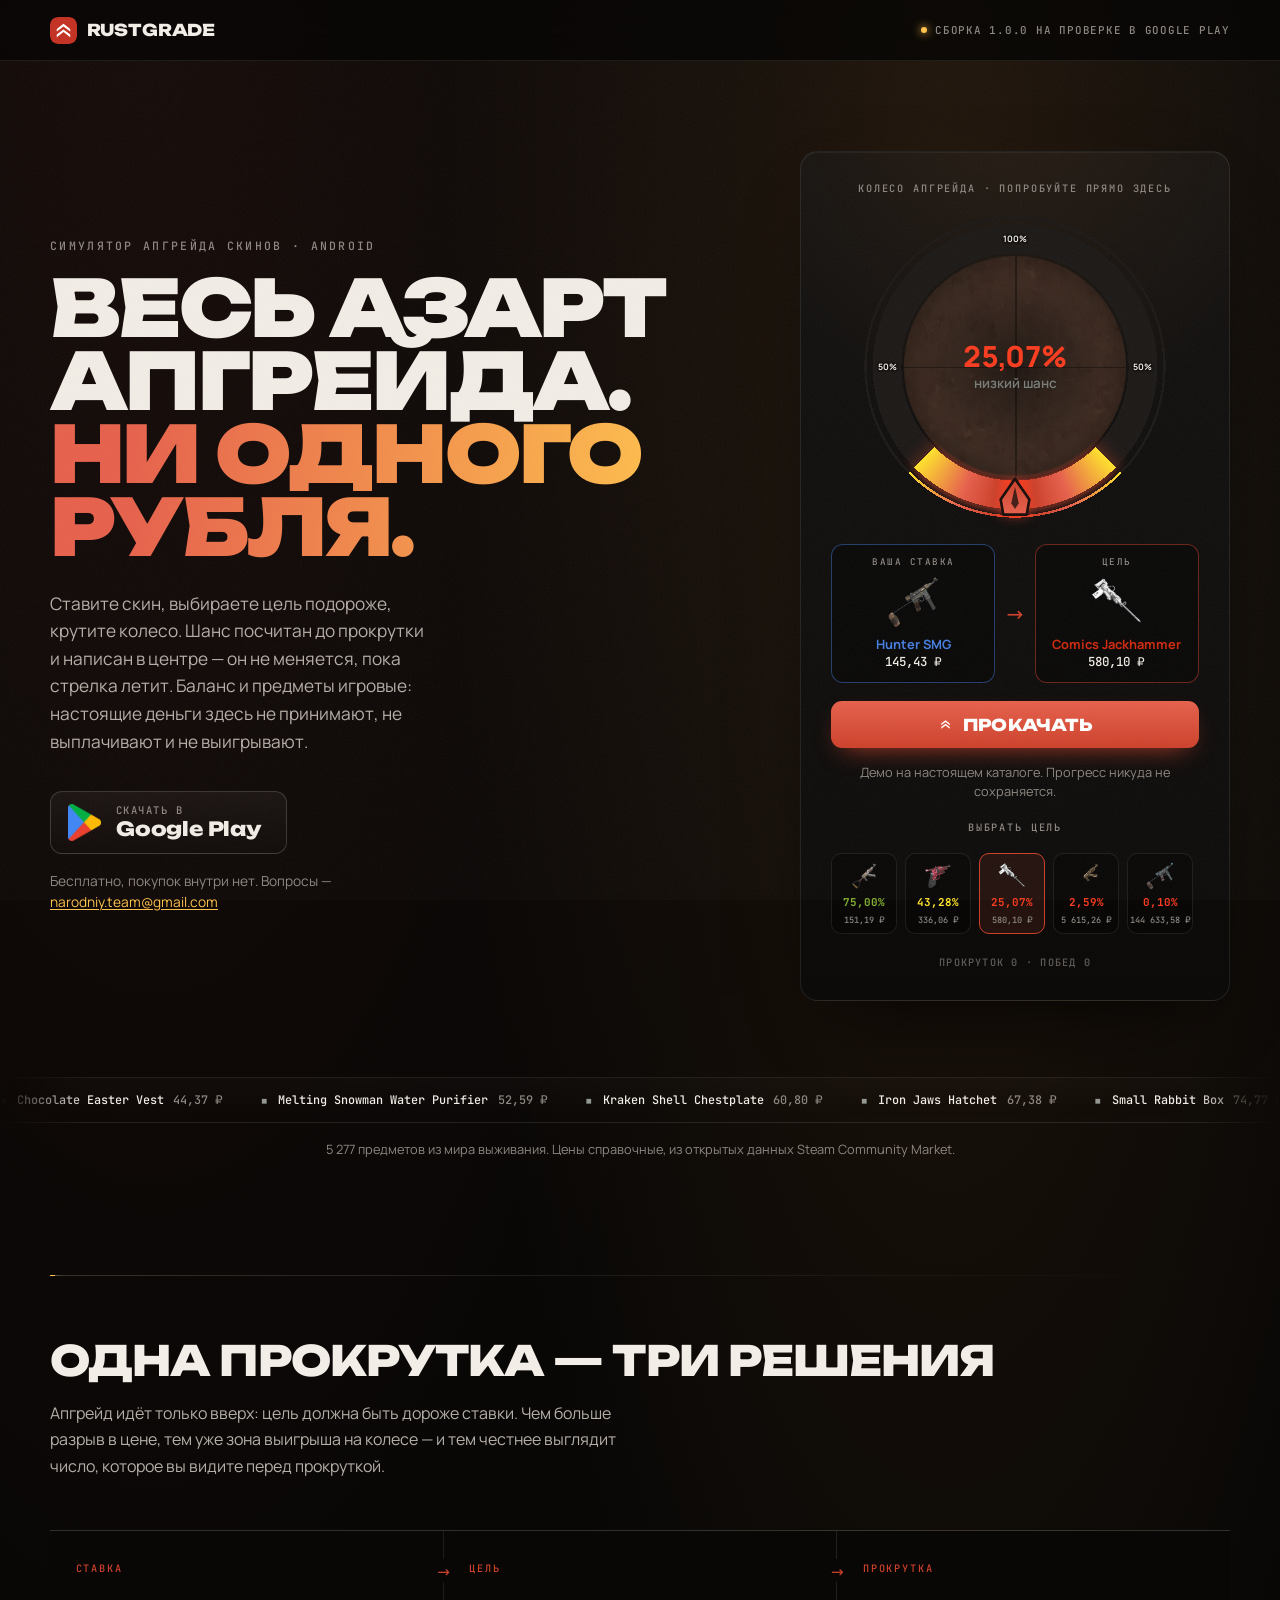
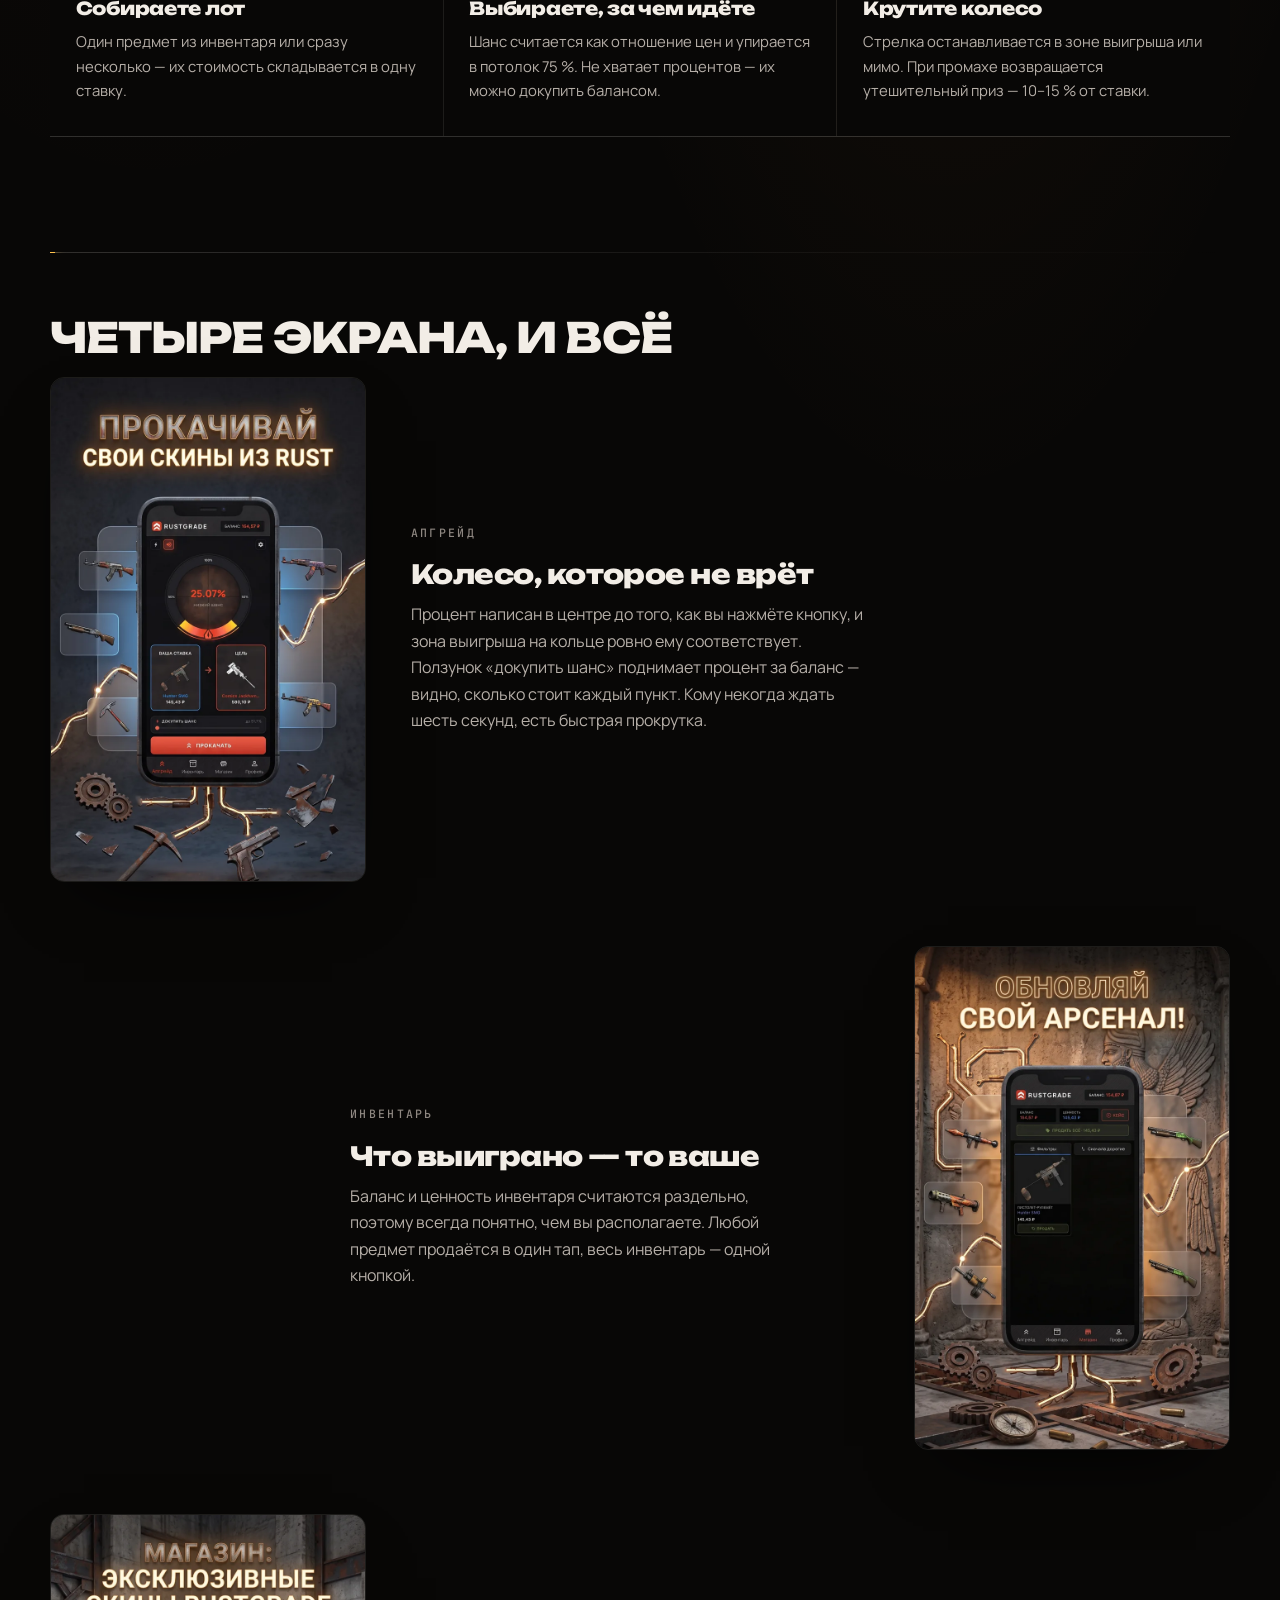
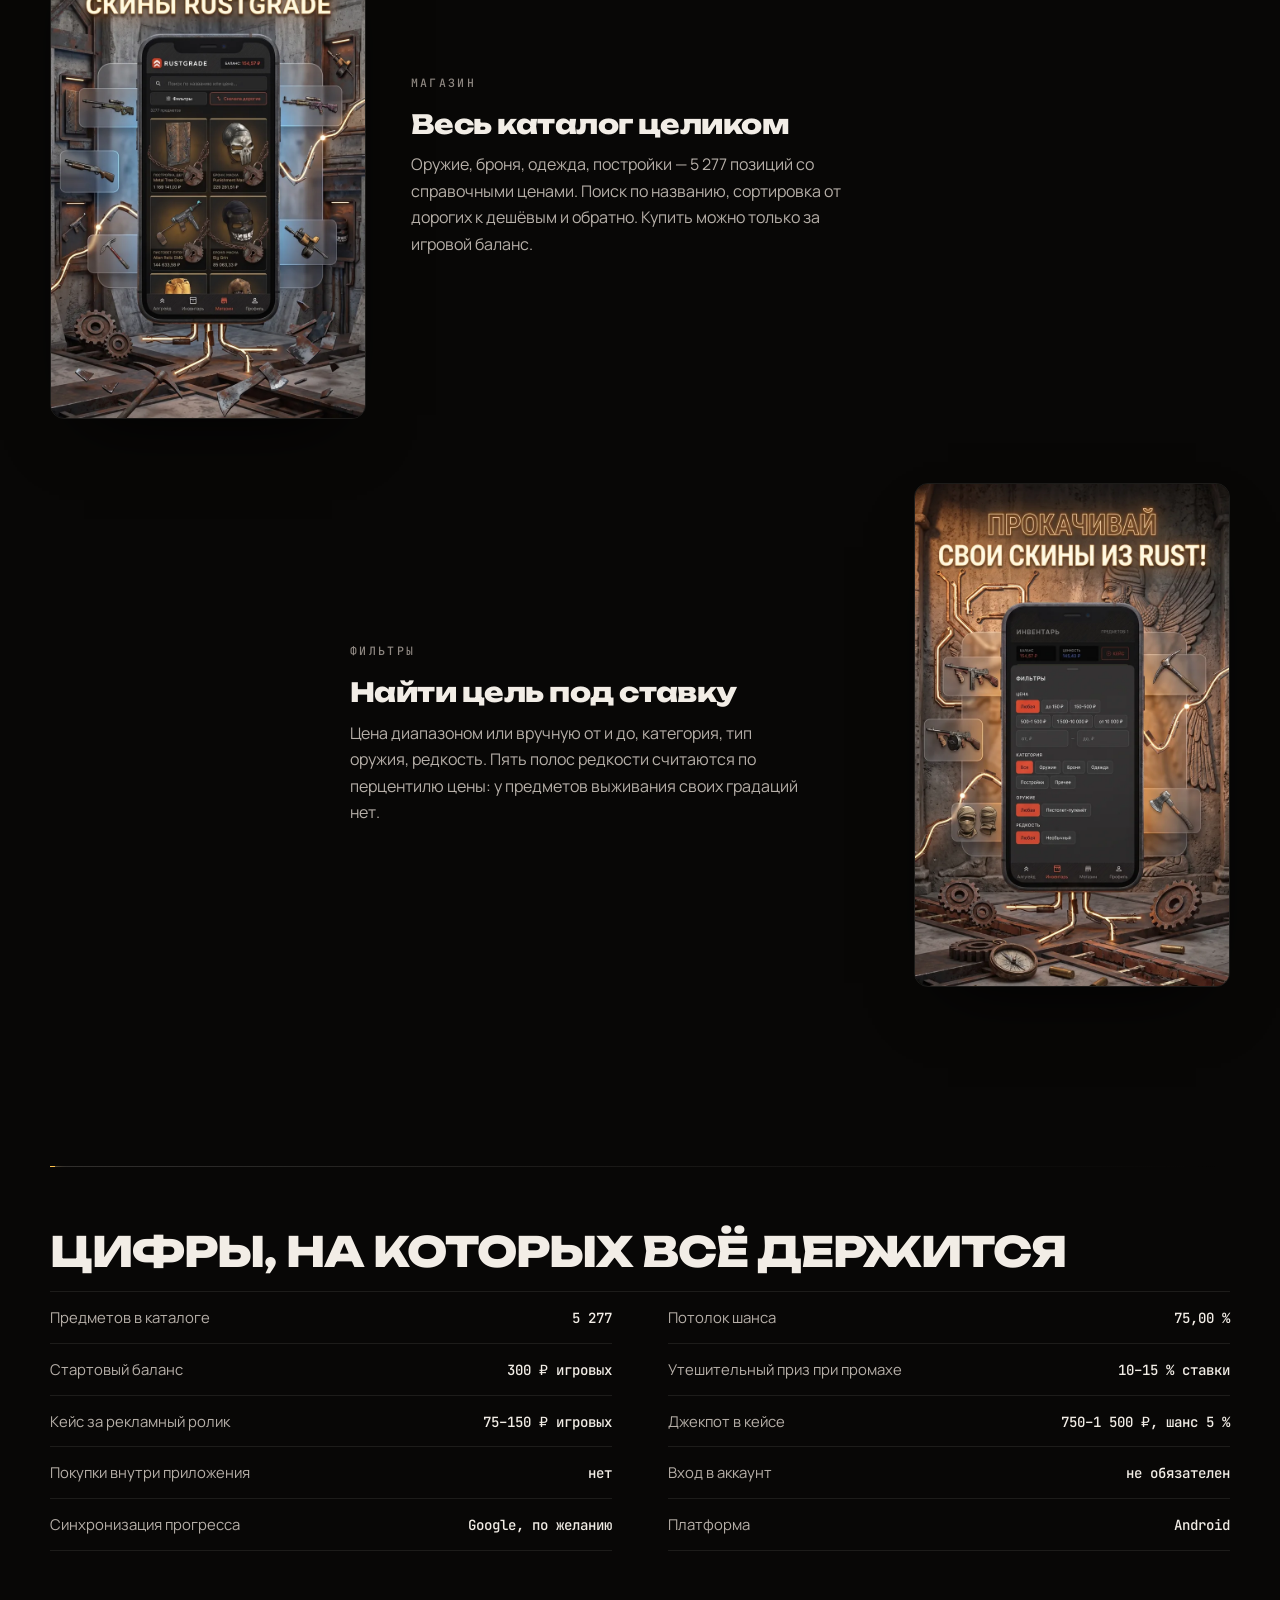
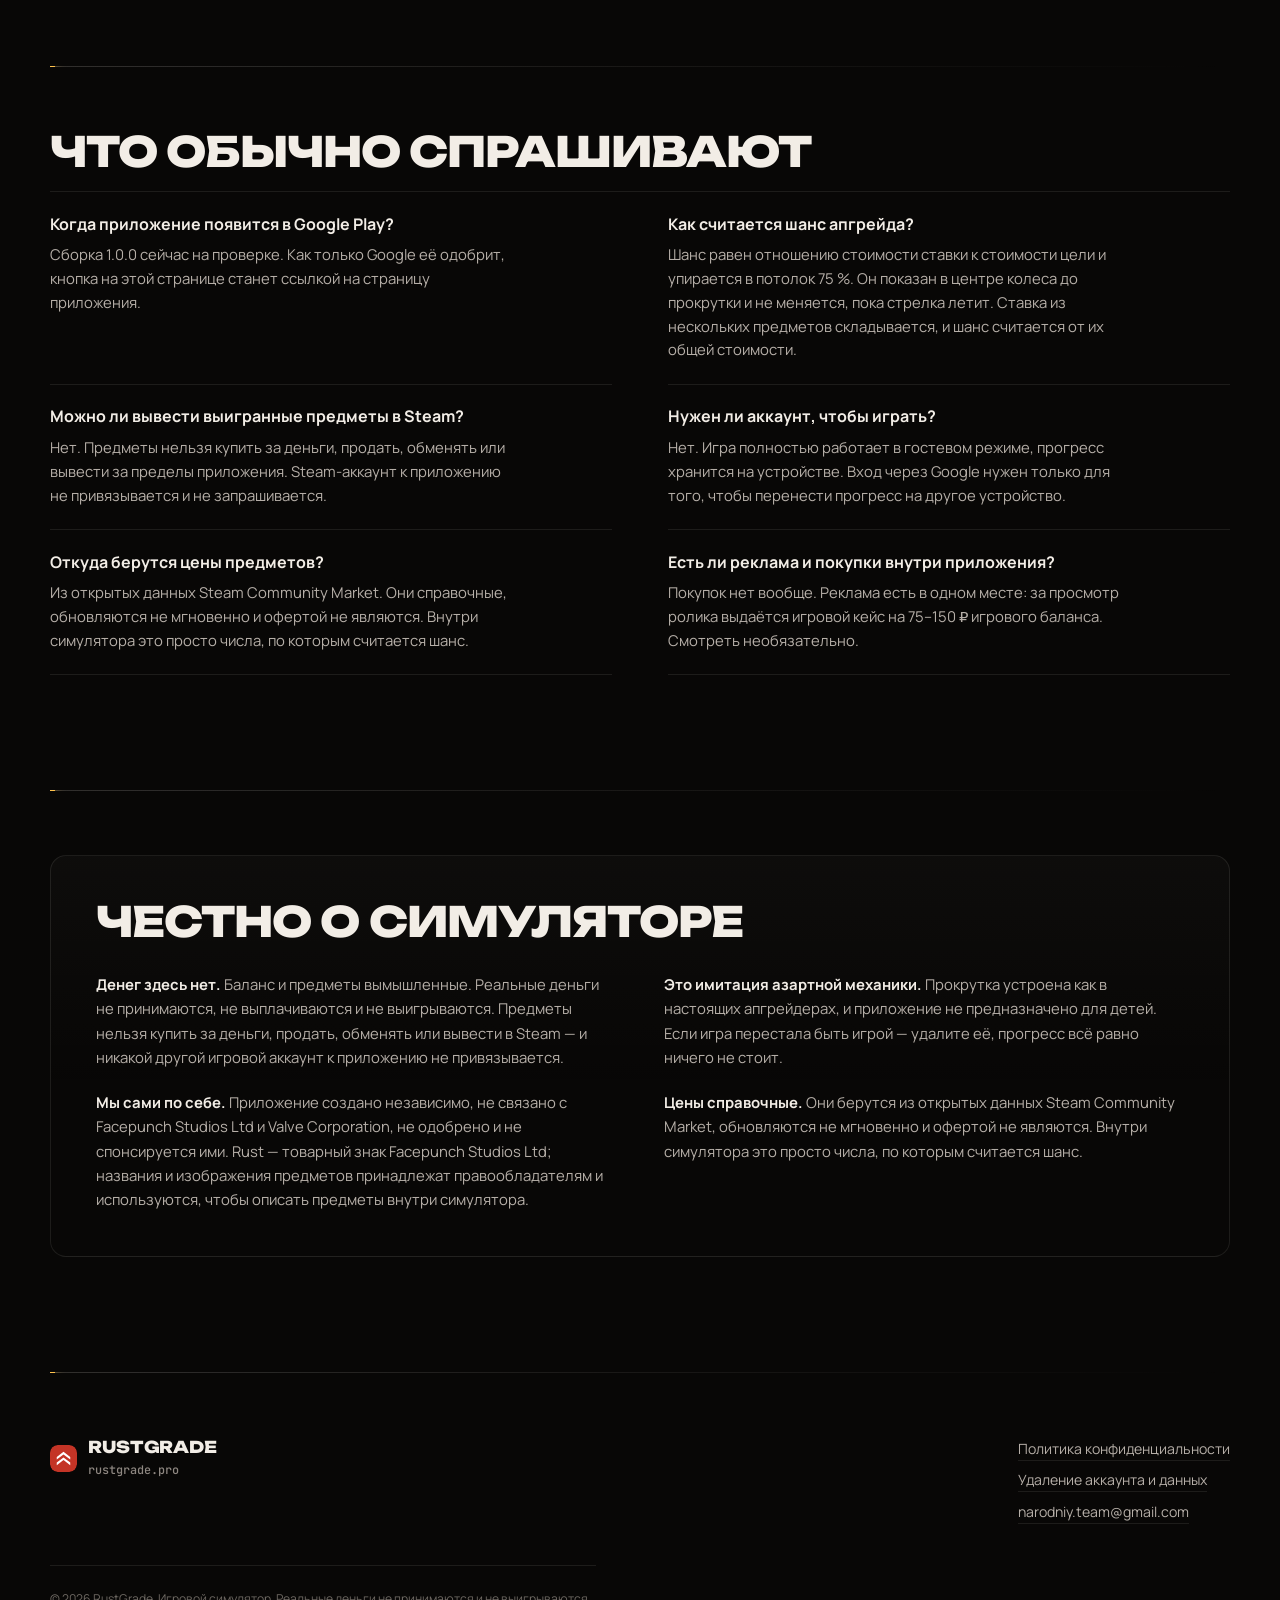
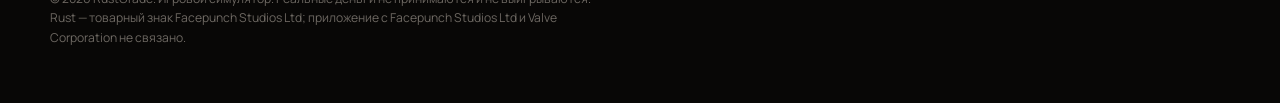
<file: index.html>
<!DOCTYPE html>
<html lang="ru">
<head>
<meta charset="utf-8">
<meta name="viewport" content="width=device-width, initial-scale=1">
<title>RustGrade — симулятор апгрейда скинов</title>
<meta name="description" content="Ставите скин, выбираете цель, крутите колесо. Шанс виден до прокрутки. Баланс и предметы игровые: реальные деньги не принимаются и не выигрываются. Бесплатно в Google Play.">
<meta name="theme-color" content="#080706">
<link rel="canonical" href="https://rustgrade.pro/">

<meta property="og:type" content="website">
<meta property="og:site_name" content="RustGrade">
<meta property="og:title" content="RustGrade — весь азарт апгрейда. Ни одного рубля.">
<meta property="og:description" content="Симулятор апгрейда скинов: 5 277 предметов, честный шанс на колесе, никаких реальных денег. Бесплатно в Google Play.">
<meta property="og:url" content="https://rustgrade.pro/">
<meta property="og:image" content="https://rustgrade.pro/assets/og.jpg">
<meta property="og:image:width" content="1200">
<meta property="og:image:height" content="630">
<meta property="og:locale" content="ru_RU">
<meta name="twitter:card" content="summary_large_image">

<link rel="icon" href="assets/logo.svg" type="image/svg+xml">
<link rel="icon" href="assets/favicon-32.png" sizes="32x32">
<link rel="apple-touch-icon" href="assets/apple-touch-icon.png">

<link rel="preload" as="font" type="font/woff2" href="assets/fonts/Unbounded-cyrillic.woff2" crossorigin>
<link rel="preload" as="font" type="font/woff2" href="assets/fonts/Manrope-cyrillic.woff2" crossorigin>
<link rel="stylesheet" href="assets/fonts.css">
<link rel="stylesheet" href="assets/site.css">

<script type="application/ld+json">
{
  "@context": "https://schema.org",
  "@graph": [
    {
      "@type": "WebSite",
      "@id": "https://rustgrade.pro/#website",
      "url": "https://rustgrade.pro/",
      "name": "RustGrade",
      "inLanguage": "ru-RU",
      "description": "Игровой симулятор апгрейда скинов для Android."
    },
    {
      "@type": "MobileApplication",
      "@id": "https://rustgrade.pro/#app",
      "name": "RustGrade",
      "url": "https://rustgrade.pro/",
      "applicationCategory": "GameApplication",
      "applicationSubCategory": "Симулятор",
      "operatingSystem": "Android",
      "inLanguage": "ru-RU",
      "softwareVersion": "1.0.0",
      "image": "https://rustgrade.pro/assets/og.jpg",
      "description": "Симулятор апгрейда скинов: ставите предмет, выбираете цель подороже и крутите колесо. Шанс виден до прокрутки. Баланс и предметы игровые, реальные деньги не принимаются и не выигрываются.",
      "offers": { "@type": "Offer", "price": "0", "priceCurrency": "RUB" },
      "author": { "@type": "Organization", "name": "RustGrade", "email": "narodniy.team@gmail.com" },
      "privacyPolicy": "https://rustgrade.pro/privacy/"
    },
    {
      "@type": "FAQPage",
      "@id": "https://rustgrade.pro/#faq",
      "mainEntity": [
        {
          "@type": "Question",
          "name": "Когда приложение появится в Google Play?",
          "acceptedAnswer": { "@type": "Answer", "text": "Сборка 1.0.0 сейчас на проверке. Как только Google её одобрит, кнопка на этой странице станет ссылкой на страницу приложения." }
        },
        {
          "@type": "Question",
          "name": "Как считается шанс апгрейда?",
          "acceptedAnswer": { "@type": "Answer", "text": "Шанс равен отношению стоимости ставки к стоимости цели и упирается в потолок 75 процентов. Он показан в центре колеса до прокрутки и не меняется, пока стрелка летит. Ставка из нескольких предметов складывается, и шанс считается от их общей стоимости." }
        },
        {
          "@type": "Question",
          "name": "Можно ли вывести выигранные предметы в Steam?",
          "acceptedAnswer": { "@type": "Answer", "text": "Нет. Предметы нельзя купить за деньги, продать, обменять или вывести за пределы приложения. Steam-аккаунт к приложению не привязывается и не запрашивается." }
        },
        {
          "@type": "Question",
          "name": "Нужен ли аккаунт, чтобы играть?",
          "acceptedAnswer": { "@type": "Answer", "text": "Нет. Игра полностью работает в гостевом режиме, прогресс хранится на устройстве. Вход через Google нужен только для того, чтобы перенести прогресс на другое устройство." }
        },
        {
          "@type": "Question",
          "name": "Откуда берутся цены предметов?",
          "acceptedAnswer": { "@type": "Answer", "text": "Из открытых данных Steam Community Market. Они справочные, обновляются не мгновенно и офертой не являются. Внутри симулятора это просто числа, по которым считается шанс." }
        },
        {
          "@type": "Question",
          "name": "Есть ли реклама и покупки внутри приложения?",
          "acceptedAnswer": { "@type": "Answer", "text": "Покупок нет вообще. Реклама есть в одном месте: за просмотр ролика выдаётся игровой кейс на 75–150 рублей игрового баланса. Смотреть необязательно." }
        }
      ]
    }
  ]
}
</script>
</head>
<body>

<a class="skip" href="#main">Перейти к содержанию</a>

<header class="topbar">
  <div class="topbar__in">
    <a class="brand" href="/" aria-label="RustGrade, на главную">
      <svg class="brand__mark" viewBox="0 0 512 512" aria-hidden="true" focusable="false">
        <rect width="512" height="512" rx="140" fill="#C43426"/>
        <path d="M 256 130 L 384 226 L 384 277 L 256 181 L 128 277 L 128 226 Z" fill="#fff"/>
        <path d="M 256 235 L 384 331 L 384 382 L 256 286 L 128 382 L 128 331 Z" fill="#fff"/>
      </svg>
      <span class="brand__name">RustGrade</span>
    </a>
    <p class="topbar__status"><span class="dot" aria-hidden="true"></span>Сборка 1.0.0 на проверке в Google&nbsp;Play</p>
  </div>
</header>

<main id="main">

  <!-- ───────────────────────── HERO ───────────────────────── -->
  <section class="hero">
    <div class="hero__copy">
      <p class="eyebrow">Симулятор апгрейда скинов · Android</p>
      <h1 class="hero__title">
        <span>Весь азарт</span>
        <span>апгрейда.</span>
        <span class="hero__title-alt">Ни одного</span>
        <span class="hero__title-alt">рубля.</span>
      </h1>
      <p class="lede">
        Ставите скин, выбираете цель подороже, крутите колесо. Шанс посчитан
        до прокрутки и написан в центре — он не меняется, пока стрелка летит.
        Баланс и предметы игровые: настоящие деньги здесь не принимают,
        не выплачивают и не выигрывают.
      </p>

      <div class="cta">
        <a class="play" href="https://play.google.com/store/apps/details?id=com.rustgrade.rustgrade" aria-labelledby="play-t">
          <img class="play__icon" src="assets/google-play.webp" alt="" width="143" height="160" loading="eager" decoding="async">
          <span class="play__text">
            <span class="play__small">Скачать в</span>
            <span class="play__big" id="play-t">Google Play</span>
          </span>
        </a>
        <p class="cta__note">
          Бесплатно, покупок внутри нет.
          Вопросы — <a href="mailto:narodniy.team@gmail.com">narodniy.team@gmail.com</a>
        </p>
      </div>
    </div>

    <!-- ── СИГНАТУРА: живое колесо апгрейда ── -->
    <div class="rig" id="rig">
      <p class="rig__label">Колесо апгрейда · попробуйте прямо здесь</p>

      <div class="wheel" id="wheel" role="img" aria-labelledby="wheel-alt">
        <div class="wheel__disc"><i class="cross cross--h"></i><i class="cross cross--v"></i></div>
        <div class="wheel__track"></div>
        <div class="wheel__track wheel__track--thin"></div>
        <div class="wheel__glow"></div>
        <div class="wheel__arc"></div>
        <div class="wheel__arc wheel__arc--thin"></div>
        <div class="wheel__pin" id="pin">
          <svg viewBox="0 0 256 256" aria-hidden="true" focusable="false">
            <defs>
              <linearGradient id="pinG" x1="0" y1="251.5" x2="0" y2="221.5" gradientUnits="userSpaceOnUse">
                <stop offset="0" stop-color="#e7614c"/><stop offset="1" stop-color="#cd412b"/>
              </linearGradient>
            </defs>
            <g class="pin__shield">
              <path fill="url(#pinG)" d="M118.2 251.5 L137.8 251.5 L140 238.9 L128 221.5 L116 238.9 Z"/>
              <path class="pin__slot" d="M128 228.1 L131.1 241.9 L128 246.7 L124.9 241.9 Z"/>
            </g>
          </svg>
        </div>
        <span class="tick tick--top">100%</span>
        <span class="tick tick--left">50%</span>
        <span class="tick tick--right">50%</span>
        <p class="wheel__read">
          <output class="wheel__pct" id="pct">25,07%</output>
          <span class="wheel__cat" id="cat">низкий шанс</span>
        </p>
        <span class="vh" id="wheel-alt">Колесо апгрейда, шанс 25,07 процента</span>
      </div>

      <div class="slots">
        <div class="slot slot--src">
          <p class="slot__cap">Ваша ставка</p>
          <img src="assets/items/hunter-smg.webp" alt="Hunter SMG" width="300" height="225" loading="lazy" decoding="async">
          <p class="slot__name" style="color:#467edf">Hunter SMG</p>
          <p class="slot__price">145,43 ₽</p>
        </div>
        <span class="slots__arrow" aria-hidden="true">→</span>
        <div class="slot slot--dst">
          <p class="slot__cap">Цель</p>
          <img src="assets/items/comics-jackhammer.webp" alt="" id="dst-img" width="300" height="225" loading="lazy" decoding="async">
          <p class="slot__name" id="dst-name">Comics Jackhammer</p>
          <p class="slot__price" id="dst-price">580,10 ₽</p>
        </div>
      </div>

      <button class="spin" id="spin" type="button">
        <svg class="spin__mark" viewBox="0 0 512 512" aria-hidden="true" focusable="false">
          <path d="M 256 130 L 384 226 L 384 277 L 256 181 L 128 277 L 128 226 Z"/>
          <path d="M 256 235 L 384 331 L 384 382 L 256 286 L 128 382 L 128 331 Z"/>
        </svg>
        Прокачать
      </button>

      <p class="rig__hint" id="verdict" role="status">Демо на настоящем каталоге. Прогресс никуда не сохраняется.</p>

      <fieldset class="targets">
        <legend class="rig__label">Выбрать цель</legend>
        <div class="targets__row" id="targets"></div>
      </fieldset>

      <p class="rig__tally" id="tally">прокруток 0 · побед 0</p>
    </div>
  </section>

  <!-- ───────────────────────── ЛЕНТА КАТАЛОГА ───────────────────────── -->
  <div class="tape" aria-hidden="true">
    <div class="tape__run" id="tape"></div>
  </div>
  <p class="tape__cap">5 277 предметов из мира выживания. Цены справочные, из открытых данных Steam&nbsp;Community&nbsp;Market.</p>

  <!-- ───────────────────────── ТРИ ШАГА ───────────────────────── -->
  <section class="band" id="how">
    <hr class="rule">
    <h2 class="h2">Одна прокрутка — три решения</h2>
    <p class="band__lede">
      Апгрейд идёт только вверх: цель должна быть дороже ставки. Чем больше
      разрыв в цене, тем уже зона выигрыша на колесе — и тем честнее выглядит
      число, которое вы видите перед прокруткой.
    </p>
    <ol class="flow">
      <li class="flow__step">
        <p class="flow__cap">Ставка</p>
        <h3 class="flow__h">Собираете лот</h3>
        <p>Один предмет из инвентаря или сразу несколько — их стоимость
           складывается в одну ставку.</p>
      </li>
      <li class="flow__step">
        <p class="flow__cap">Цель</p>
        <h3 class="flow__h">Выбираете, за чем идёте</h3>
        <p>Шанс считается как отношение цен и упирается в потолок 75 %.
           Не хватает процентов — их можно докупить балансом.</p>
      </li>
      <li class="flow__step">
        <p class="flow__cap">Прокрутка</p>
        <h3 class="flow__h">Крутите колесо</h3>
        <p>Стрелка останавливается в зоне выигрыша или мимо. При промахе
           возвращается утешительный приз — 10–15 % от ставки.</p>
      </li>
    </ol>
  </section>

  <!-- ───────────────────────── ЭКРАНЫ ───────────────────────── -->
  <section class="band" id="screens">
    <hr class="rule">
    <h2 class="h2">Четыре экрана, и всё</h2>

    <div class="shot">
      <img src="assets/shots/upgrade.webp" alt="Экран апгрейда: колесо с шансом 25,07 %, карточки ставки и цели, кнопка «Прокачать»" width="760" height="1216" loading="lazy" decoding="async">
      <div class="shot__body">
        <p class="eyebrow">Апгрейд</p>
        <h3 class="shot__h">Колесо, которое не врёт</h3>
        <p>Процент написан в центре до того, как вы нажмёте кнопку, и зона
          выигрыша на кольце ровно ему соответствует. Ползунок «докупить шанс»
          поднимает процент за баланс — видно, сколько стоит каждый пункт.
          Кому некогда ждать шесть секунд, есть быстрая прокрутка.</p>
      </div>
    </div>

    <div class="shot shot--flip">
      <img src="assets/shots/arsenal.webp" alt="Экран инвентаря: карточка предмета Hunter SMG с ценой и кнопкой «Продать»" width="760" height="1216" loading="lazy" decoding="async">
      <div class="shot__body">
        <p class="eyebrow">Инвентарь</p>
        <h3 class="shot__h">Что выиграно — то ваше</h3>
        <p>Баланс и ценность инвентаря считаются раздельно, поэтому всегда
          понятно, чем вы располагаете. Любой предмет продаётся в один тап,
          весь инвентарь — одной кнопкой.</p>
      </div>
    </div>

    <div class="shot">
      <img src="assets/shots/store.webp" alt="Экран магазина: сетка предметов с ценами, поиск и сортировка" width="760" height="1216" loading="lazy" decoding="async">
      <div class="shot__body">
        <p class="eyebrow">Магазин</p>
        <h3 class="shot__h">Весь каталог целиком</h3>
        <p>Оружие, броня, одежда, постройки — 5 277 позиций со справочными
          ценами. Поиск по названию, сортировка от дорогих к дешёвым и обратно.
          Купить можно только за игровой баланс.</p>
      </div>
    </div>

    <div class="shot shot--flip">
      <img src="assets/shots/filters.webp" alt="Экран фильтров: диапазоны цены, категории, тип оружия и редкость" width="760" height="1216" loading="lazy" decoding="async">
      <div class="shot__body">
        <p class="eyebrow">Фильтры</p>
        <h3 class="shot__h">Найти цель под ставку</h3>
        <p>Цена диапазоном или вручную от и до, категория, тип оружия,
          редкость. Пять полос редкости считаются по перцентилю цены:
          у предметов выживания своих градаций нет.</p>
      </div>
    </div>
  </section>

  <!-- ───────────────────────── ХАРАКТЕРИСТИКИ ───────────────────────── -->
  <section class="band" id="spec">
    <hr class="rule">
    <h2 class="h2">Цифры, на которых всё держится</h2>
    <dl class="spec">
      <div><dt>Предметов в каталоге</dt><dd>5 277</dd></div>
      <div><dt>Потолок шанса</dt><dd>75,00 %</dd></div>
      <div><dt>Стартовый баланс</dt><dd>300 ₽ игровых</dd></div>
      <div><dt>Утешительный приз при промахе</dt><dd>10–15 % ставки</dd></div>
      <div><dt>Кейс за рекламный ролик</dt><dd>75–150 ₽ игровых</dd></div>
      <div><dt>Джекпот в кейсе</dt><dd>750–1 500 ₽, шанс 5 %</dd></div>
      <div><dt>Покупки внутри приложения</dt><dd>нет</dd></div>
      <div><dt>Вход в аккаунт</dt><dd>не обязателен</dd></div>
      <div><dt>Синхронизация прогресса</dt><dd>Google, по желанию</dd></div>
      <div><dt>Платформа</dt><dd>Android</dd></div>
    </dl>
  </section>

  <!-- ───────────────────────── ВОПРОСЫ ───────────────────────── -->
  <section class="band" id="faq">
    <hr class="rule">
    <h2 class="h2">Что обычно спрашивают</h2>
    <dl class="faq">
      <div>
        <dt>Когда приложение появится в Google Play?</dt>
        <dd>Сборка 1.0.0 сейчас на проверке. Как только Google её одобрит,
          кнопка на этой странице станет ссылкой на страницу приложения.</dd>
      </div>
      <div>
        <dt>Как считается шанс апгрейда?</dt>
        <dd>Шанс равен отношению стоимости ставки к стоимости цели и упирается
          в потолок 75 %. Он показан в центре колеса до прокрутки и не меняется,
          пока стрелка летит. Ставка из нескольких предметов складывается,
          и шанс считается от их общей стоимости.</dd>
      </div>
      <div>
        <dt>Можно ли вывести выигранные предметы в Steam?</dt>
        <dd>Нет. Предметы нельзя купить за деньги, продать, обменять или вывести
          за пределы приложения. Steam-аккаунт к приложению не привязывается
          и не запрашивается.</dd>
      </div>
      <div>
        <dt>Нужен ли аккаунт, чтобы играть?</dt>
        <dd>Нет. Игра полностью работает в гостевом режиме, прогресс хранится
          на устройстве. Вход через Google нужен только для того, чтобы
          перенести прогресс на другое устройство.</dd>
      </div>
      <div>
        <dt>Откуда берутся цены предметов?</dt>
        <dd>Из открытых данных Steam Community Market. Они справочные,
          обновляются не мгновенно и офертой не являются. Внутри симулятора
          это просто числа, по которым считается шанс.</dd>
      </div>
      <div>
        <dt>Есть ли реклама и покупки внутри приложения?</dt>
        <dd>Покупок нет вообще. Реклама есть в одном месте: за просмотр ролика
          выдаётся игровой кейс на 75–150 ₽ игрового баланса. Смотреть
          необязательно.</dd>
      </div>
    </dl>
  </section>

  <!-- ───────────────────────── ЧЕСТНО ───────────────────────── -->
  <section class="band" id="honest">
    <hr class="rule">
    <div class="honest">
      <h2 class="h2 h2--tight">Честно о симуляторе</h2>
      <div class="honest__cols">
        <p><b>Денег здесь нет.</b> Баланс и предметы вымышленные. Реальные
          деньги не принимаются, не выплачиваются и не выигрываются. Предметы
          нельзя купить за деньги, продать, обменять или вывести в Steam —
          и никакой другой игровой аккаунт к приложению не привязывается.</p>
        <p><b>Это имитация азартной механики.</b> Прокрутка устроена как
          в настоящих апгрейдерах, и приложение не предназначено для детей.
          Если игра перестала быть игрой — удалите её, прогресс всё равно
          ничего не стоит.</p>
        <p><b>Мы сами по себе.</b> Приложение создано независимо, не связано
          с Facepunch Studios Ltd и Valve Corporation, не одобрено и не
          спонсируется ими. Rust — товарный знак Facepunch Studios Ltd;
          названия и изображения предметов принадлежат правообладателям
          и используются, чтобы описать предметы внутри симулятора.</p>
        <p><b>Цены справочные.</b> Они берутся из открытых данных Steam
          Community Market, обновляются не мгновенно и офертой не являются.
          Внутри симулятора это просто числа, по которым считается шанс.</p>
      </div>
    </div>
  </section>

</main>

<footer class="site-foot">
  <hr class="rule">
  <div class="site-foot__in">
    <div class="site-foot__brand">
      <svg class="brand__mark" viewBox="0 0 512 512" aria-hidden="true" focusable="false">
        <rect width="512" height="512" rx="140" fill="#C43426"/>
        <path d="M 256 130 L 384 226 L 384 277 L 256 181 L 128 277 L 128 226 Z" fill="#fff"/>
        <path d="M 256 235 L 384 331 L 384 382 L 256 286 L 128 382 L 128 331 Z" fill="#fff"/>
      </svg>
      <p><span class="brand__name">RustGrade</span><br><span class="site-foot__dom">rustgrade.pro</span></p>
    </div>
    <nav class="site-foot__nav" aria-label="Документы">
      <a href="privacy/">Политика конфиденциальности</a>
      <a href="delete-account/">Удаление аккаунта и данных</a>
      <a href="mailto:narodniy.team@gmail.com">narodniy.team@gmail.com</a>
    </nav>
  </div>
  <p class="site-foot__fine">
    © 2026 RustGrade. Игровой симулятор. Реальные деньги не принимаются
    и не выигрываются. Rust — товарный знак Facepunch Studios Ltd;
    приложение с Facepunch Studios Ltd и Valve Corporation не связано.
  </p>
</footer>

<script src="assets/site.js" defer></script>
</body>
</html>
</file>
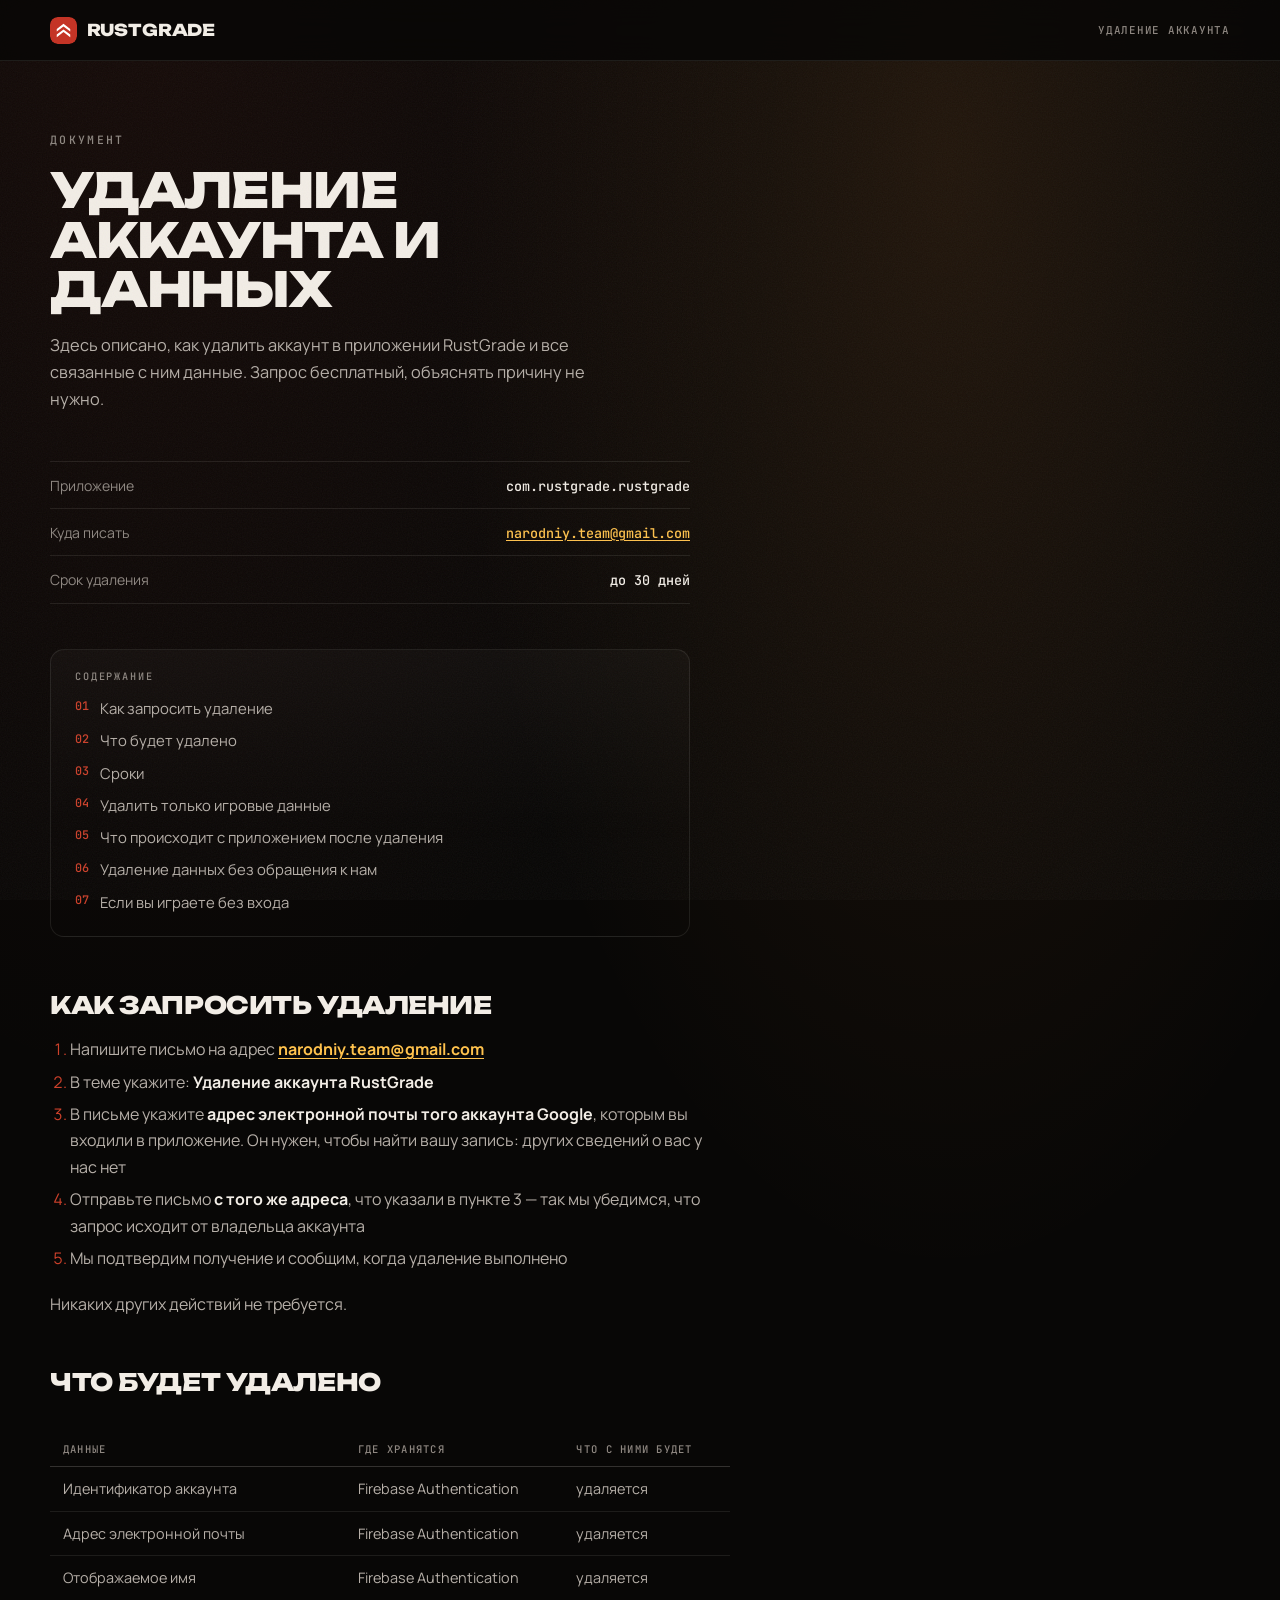
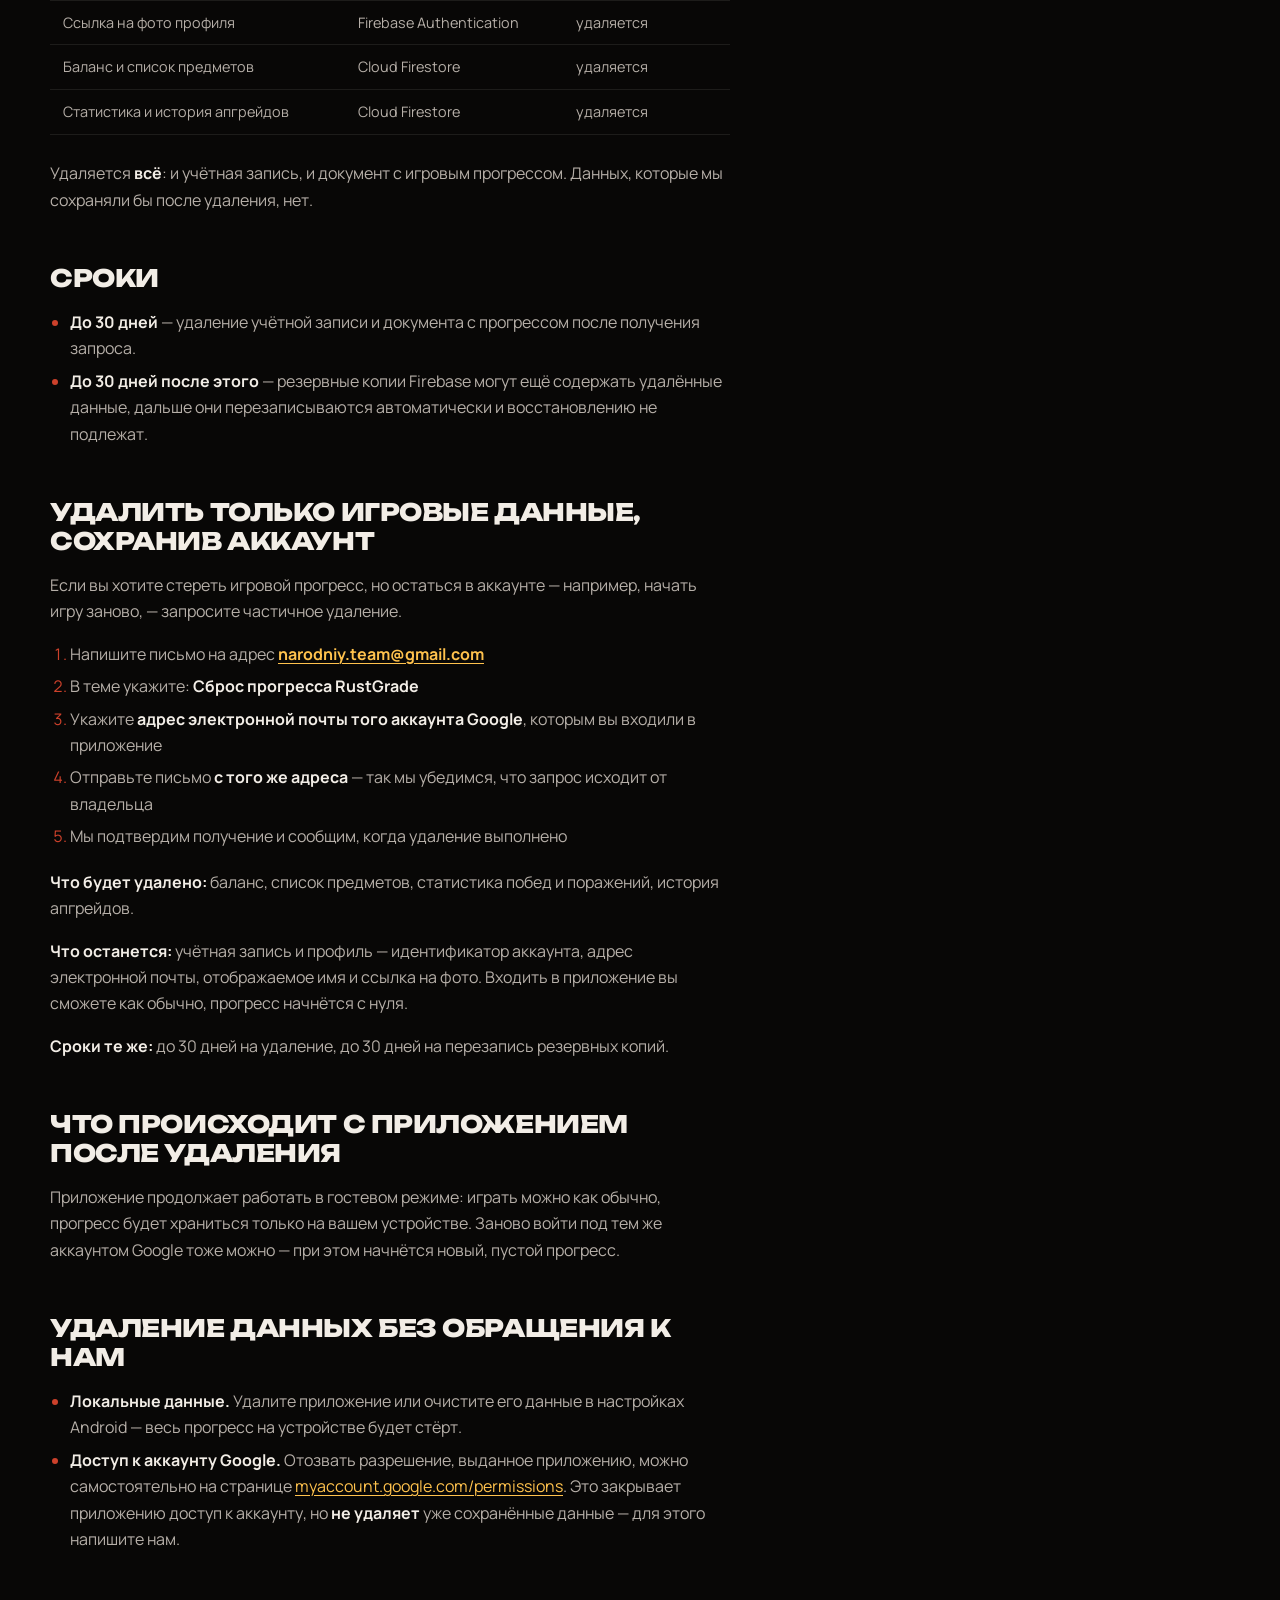
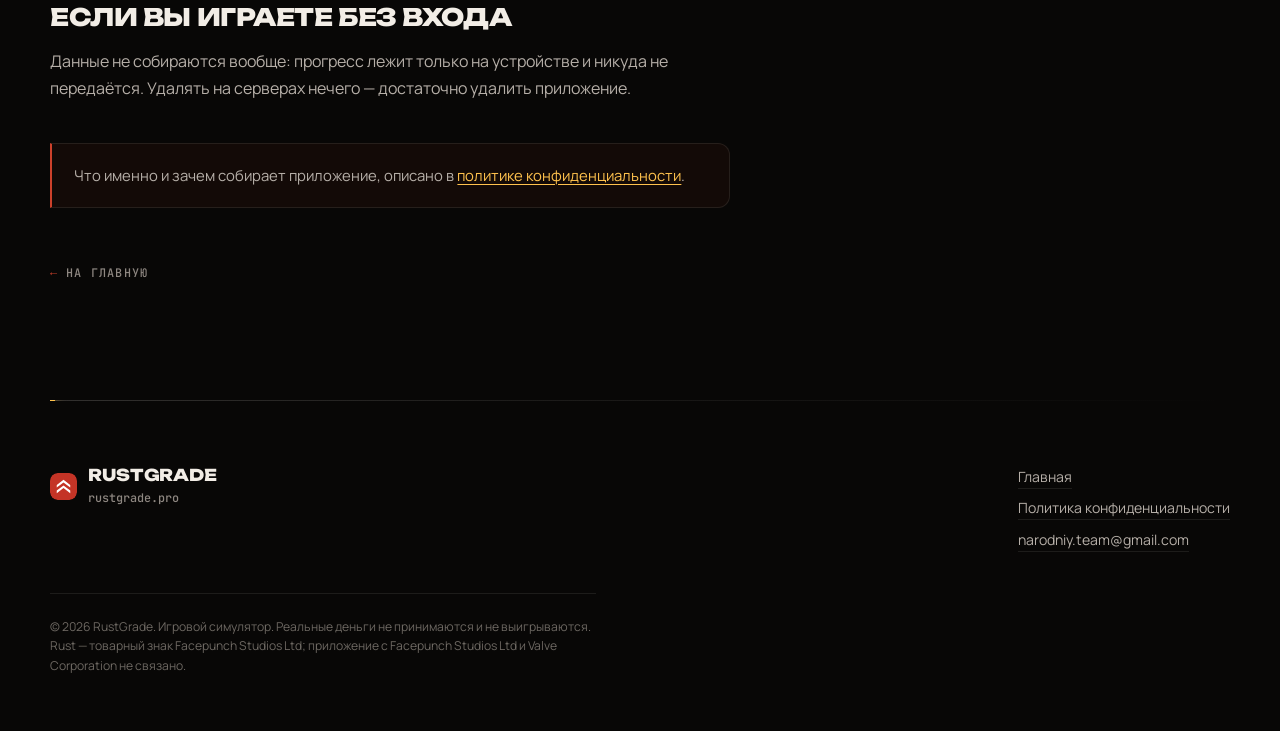
<file: delete-account/index.html>
<!DOCTYPE html>
<html lang="ru">
<head>
<meta charset="utf-8">
<meta name="viewport" content="width=device-width, initial-scale=1">
<title>Удаление аккаунта и данных — RustGrade</title>
<meta name="description" content="Как удалить аккаунт RustGrade и все связанные данные: куда написать, что будет удалено и в какие сроки. Можно стереть только игровой прогресс, сохранив аккаунт.">
<meta name="theme-color" content="#080706">
<link rel="canonical" href="https://rustgrade.pro/delete-account/">

<meta property="og:type" content="article">
<meta property="og:site_name" content="RustGrade">
<meta property="og:title" content="Удаление аккаунта и данных — RustGrade">
<meta property="og:description" content="Куда написать, что будет удалено и в какие сроки.">
<meta property="og:url" content="https://rustgrade.pro/delete-account/">
<meta property="og:image" content="https://rustgrade.pro/assets/og.jpg">
<meta property="og:locale" content="ru_RU">
<meta name="twitter:card" content="summary_large_image">

<link rel="icon" href="../assets/logo.svg" type="image/svg+xml">
<link rel="icon" href="../assets/favicon-32.png" sizes="32x32">
<link rel="apple-touch-icon" href="../assets/apple-touch-icon.png">
<link rel="stylesheet" href="../assets/fonts.css">
<link rel="stylesheet" href="../assets/site.css">
</head>
<body>

<a class="skip" href="#main">Перейти к содержанию</a>

<header class="topbar">
  <div class="topbar__in">
    <a class="brand" href="../" aria-label="RustGrade, на главную">
      <svg class="brand__mark" viewBox="0 0 512 512" aria-hidden="true" focusable="false">
        <rect width="512" height="512" rx="140" fill="#C43426"/>
        <path d="M 256 130 L 384 226 L 384 277 L 256 181 L 128 277 L 128 226 Z" fill="#fff"/>
        <path d="M 256 235 L 384 331 L 384 382 L 256 286 L 128 382 L 128 331 Z" fill="#fff"/>
      </svg>
      <span class="brand__name">RustGrade</span>
    </a>
    <p class="topbar__status">Удаление аккаунта</p>
  </div>
</header>

<main id="main" class="doc">

  <div class="doc__head">
    <p class="eyebrow">Документ</p>
    <h1 class="doc__title">Удаление аккаунта и данных</h1>
    <p class="doc__sub">
      Здесь описано, как удалить аккаунт в приложении RustGrade и все связанные
      с ним данные. Запрос бесплатный, объяснять причину не нужно.
    </p>
  </div>

  <dl class="doc__meta">
    <div><dt>Приложение</dt><dd>com.rustgrade.rustgrade</dd></div>
    <div><dt>Куда писать</dt><dd><a href="mailto:narodniy.team@gmail.com">narodniy.team@gmail.com</a></dd></div>
    <div><dt>Срок удаления</dt><dd>до 30 дней</dd></div>
  </dl>

  <nav class="toc" aria-labelledby="toc-cap">
    <p class="toc__cap" id="toc-cap">Содержание</p>
    <ol>
      <li><a href="#request">Как запросить удаление</a></li>
      <li><a href="#what">Что будет удалено</a></li>
      <li><a href="#when">Сроки</a></li>
      <li><a href="#partial">Удалить только игровые данные</a></li>
      <li><a href="#after">Что происходит с приложением после удаления</a></li>
      <li><a href="#self">Удаление данных без обращения к нам</a></li>
      <li><a href="#guest">Если вы играете без входа</a></li>
    </ol>
  </nav>

  <div class="prose">

    <h2 id="request">Как запросить удаление</h2>

    <ol>
      <li>Напишите письмо на адрес <b><a href="mailto:narodniy.team@gmail.com?subject=%D0%A3%D0%B4%D0%B0%D0%BB%D0%B5%D0%BD%D0%B8%D0%B5%20%D0%B0%D0%BA%D0%BA%D0%B0%D1%83%D0%BD%D1%82%D0%B0%20RustGrade">narodniy.team@gmail.com</a></b></li>
      <li>В теме укажите: <b>Удаление аккаунта RustGrade</b></li>
      <li>В письме укажите <b>адрес электронной почты того аккаунта Google</b>,
        которым вы входили в приложение. Он нужен, чтобы найти вашу запись:
        других сведений о вас у нас нет</li>
      <li>Отправьте письмо <b>с того же адреса</b>, что указали в пункте 3 —
        так мы убедимся, что запрос исходит от владельца аккаунта</li>
      <li>Мы подтвердим получение и сообщим, когда удаление выполнено</li>
    </ol>

    <p>Никаких других действий не требуется.</p>

    <h2 id="what">Что будет удалено</h2>

    <div class="scroll-x">
      <table>
        <thead>
          <tr><th>Данные</th><th>Где хранятся</th><th>Что с ними будет</th></tr>
        </thead>
        <tbody>
          <tr><td>Идентификатор аккаунта</td><td>Firebase Authentication</td><td>удаляется</td></tr>
          <tr><td>Адрес электронной почты</td><td>Firebase Authentication</td><td>удаляется</td></tr>
          <tr><td>Отображаемое имя</td><td>Firebase Authentication</td><td>удаляется</td></tr>
          <tr><td>Ссылка на фото профиля</td><td>Firebase Authentication</td><td>удаляется</td></tr>
          <tr><td>Баланс и список предметов</td><td>Cloud Firestore</td><td>удаляется</td></tr>
          <tr><td>Статистика и история апгрейдов</td><td>Cloud Firestore</td><td>удаляется</td></tr>
        </tbody>
      </table>
    </div>

    <p>Удаляется <b>всё</b>: и учётная запись, и документ с игровым прогрессом.
      Данных, которые мы сохраняли бы после удаления, нет.</p>

    <h2 id="when">Сроки</h2>

    <ul>
      <li><b>До 30 дней</b> — удаление учётной записи и документа с прогрессом
        после получения запроса.</li>
      <li><b>До 30 дней после этого</b> — резервные копии Firebase могут ещё
        содержать удалённые данные, дальше они перезаписываются автоматически
        и восстановлению не подлежат.</li>
    </ul>

    <h2 id="partial">Удалить только игровые данные, сохранив аккаунт</h2>

    <p>Если вы хотите стереть игровой прогресс, но остаться в аккаунте —
      например, начать игру заново, — запросите частичное удаление.</p>

    <ol>
      <li>Напишите письмо на адрес <b><a href="mailto:narodniy.team@gmail.com?subject=%D0%A1%D0%B1%D1%80%D0%BE%D1%81%20%D0%BF%D1%80%D0%BE%D0%B3%D1%80%D0%B5%D1%81%D1%81%D0%B0%20RustGrade">narodniy.team@gmail.com</a></b></li>
      <li>В теме укажите: <b>Сброс прогресса RustGrade</b></li>
      <li>Укажите <b>адрес электронной почты того аккаунта Google</b>,
        которым вы входили в приложение</li>
      <li>Отправьте письмо <b>с того же адреса</b> — так мы убедимся,
        что запрос исходит от владельца</li>
      <li>Мы подтвердим получение и сообщим, когда удаление выполнено</li>
    </ol>

    <p><b>Что будет удалено:</b> баланс, список предметов, статистика побед
      и поражений, история апгрейдов.</p>

    <p><b>Что останется:</b> учётная запись и профиль — идентификатор аккаунта,
      адрес электронной почты, отображаемое имя и ссылка на фото. Входить
      в приложение вы сможете как обычно, прогресс начнётся с нуля.</p>

    <p><b>Сроки те же:</b> до 30 дней на удаление, до 30 дней на перезапись
      резервных копий.</p>

    <h2 id="after">Что происходит с приложением после удаления</h2>

    <p>Приложение продолжает работать в гостевом режиме: играть можно как
      обычно, прогресс будет храниться только на вашем устройстве. Заново
      войти под тем же аккаунтом Google тоже можно — при этом начнётся
      новый, пустой прогресс.</p>

    <h2 id="self">Удаление данных без обращения к нам</h2>

    <ul>
      <li><b>Локальные данные.</b> Удалите приложение или очистите его данные
        в настройках Android — весь прогресс на устройстве будет стёрт.</li>
      <li><b>Доступ к аккаунту Google.</b> Отозвать разрешение, выданное
        приложению, можно самостоятельно на странице
        <a href="https://myaccount.google.com/permissions" rel="noopener">myaccount.google.com/permissions</a>.
        Это закрывает приложению доступ к аккаунту, но <b>не удаляет</b>
        уже сохранённые данные — для этого напишите нам.</li>
    </ul>

    <h2 id="guest">Если вы играете без входа</h2>

    <p>Данные не собираются вообще: прогресс лежит только на устройстве
      и никуда не передаётся. Удалять на серверах нечего — достаточно
      удалить приложение.</p>

    <div class="doc__note">
      <p>Что именно и зачем собирает приложение, описано в
        <a href="../privacy/">политике конфиденциальности</a>.</p>
    </div>

  </div>

  <a class="back" href="../"><span>←</span> На главную</a>

</main>

<footer class="site-foot">
  <hr class="rule">
  <div class="site-foot__in">
    <div class="site-foot__brand">
      <svg class="brand__mark" viewBox="0 0 512 512" aria-hidden="true" focusable="false">
        <rect width="512" height="512" rx="140" fill="#C43426"/>
        <path d="M 256 130 L 384 226 L 384 277 L 256 181 L 128 277 L 128 226 Z" fill="#fff"/>
        <path d="M 256 235 L 384 331 L 384 382 L 256 286 L 128 382 L 128 331 Z" fill="#fff"/>
      </svg>
      <p><span class="brand__name">RustGrade</span><br><span class="site-foot__dom">rustgrade.pro</span></p>
    </div>
    <nav class="site-foot__nav" aria-label="Документы">
      <a href="../">Главная</a>
      <a href="../privacy/">Политика конфиденциальности</a>
      <a href="mailto:narodniy.team@gmail.com">narodniy.team@gmail.com</a>
    </nav>
  </div>
  <p class="site-foot__fine">
    © 2026 RustGrade. Игровой симулятор. Реальные деньги не принимаются
    и не выигрываются. Rust — товарный знак Facepunch Studios Ltd;
    приложение с Facepunch Studios Ltd и Valve Corporation не связано.
  </p>
</footer>

</body>
</html>
</file>
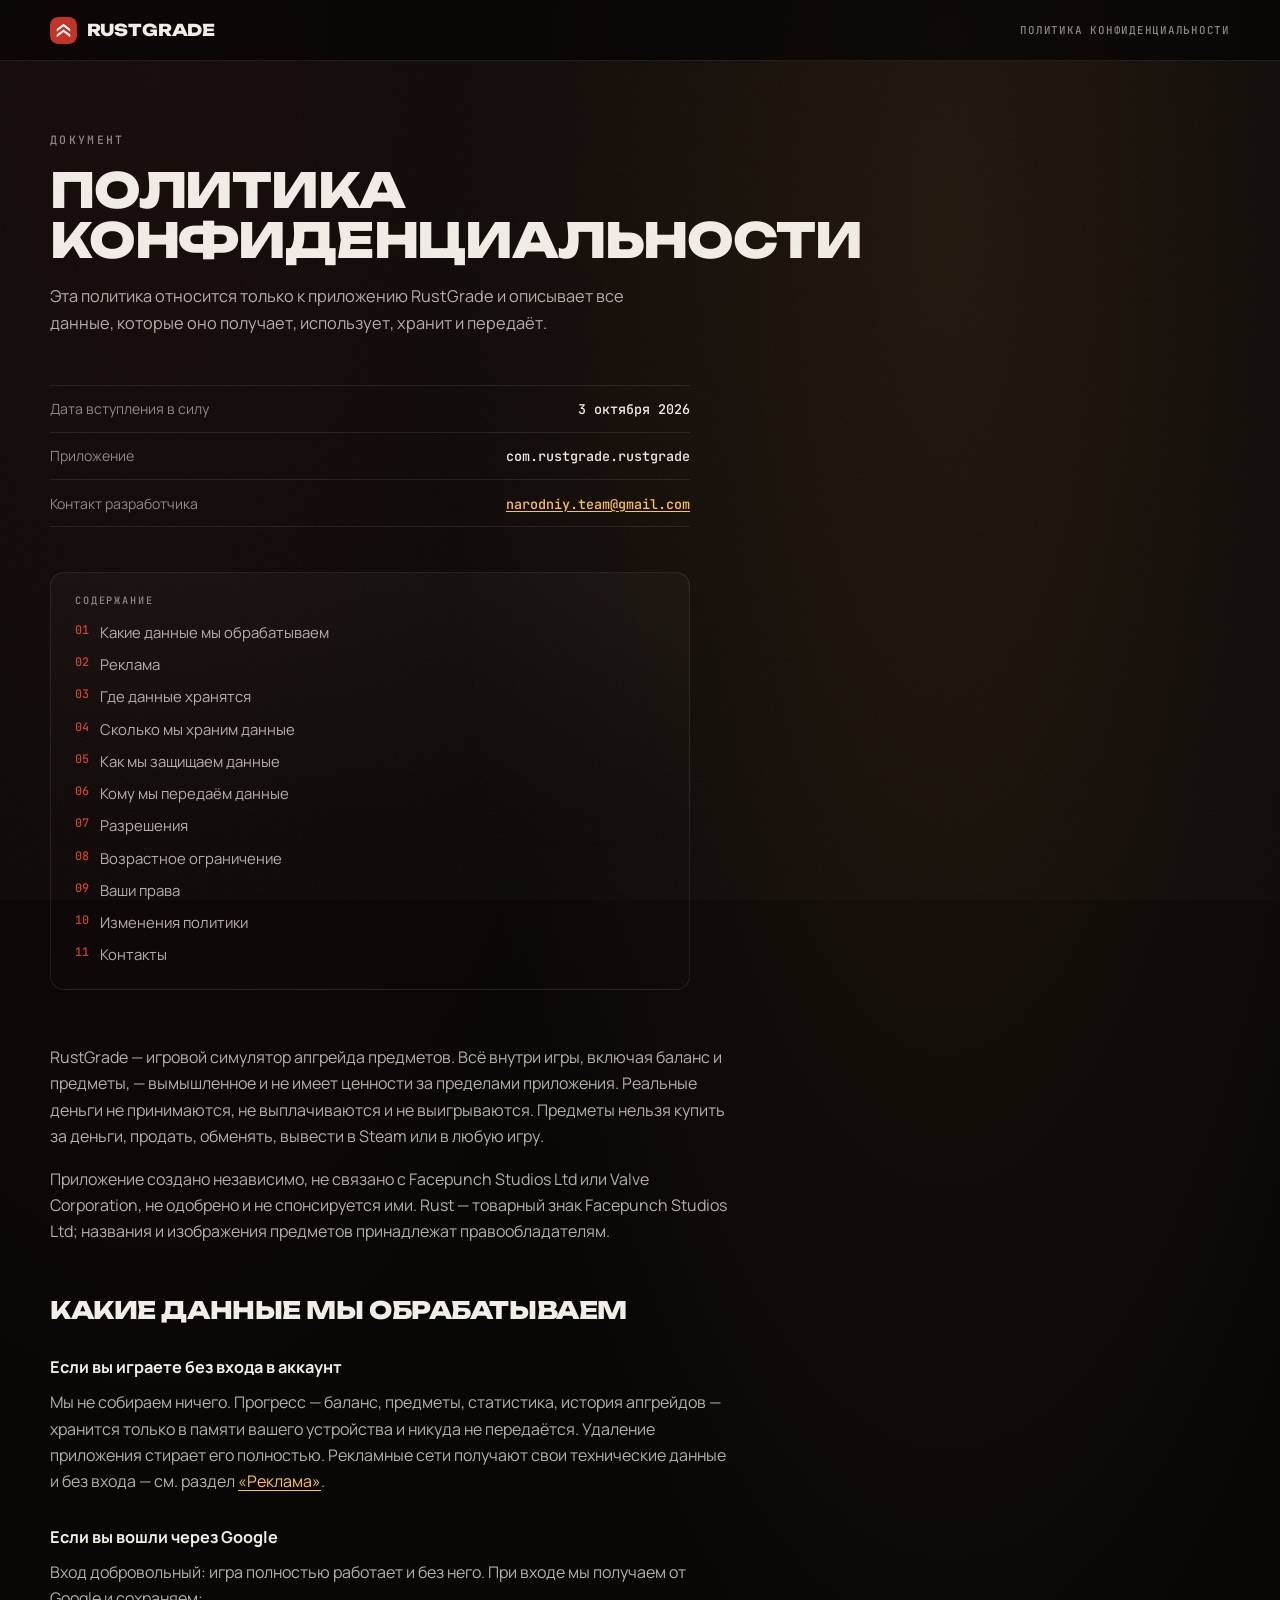
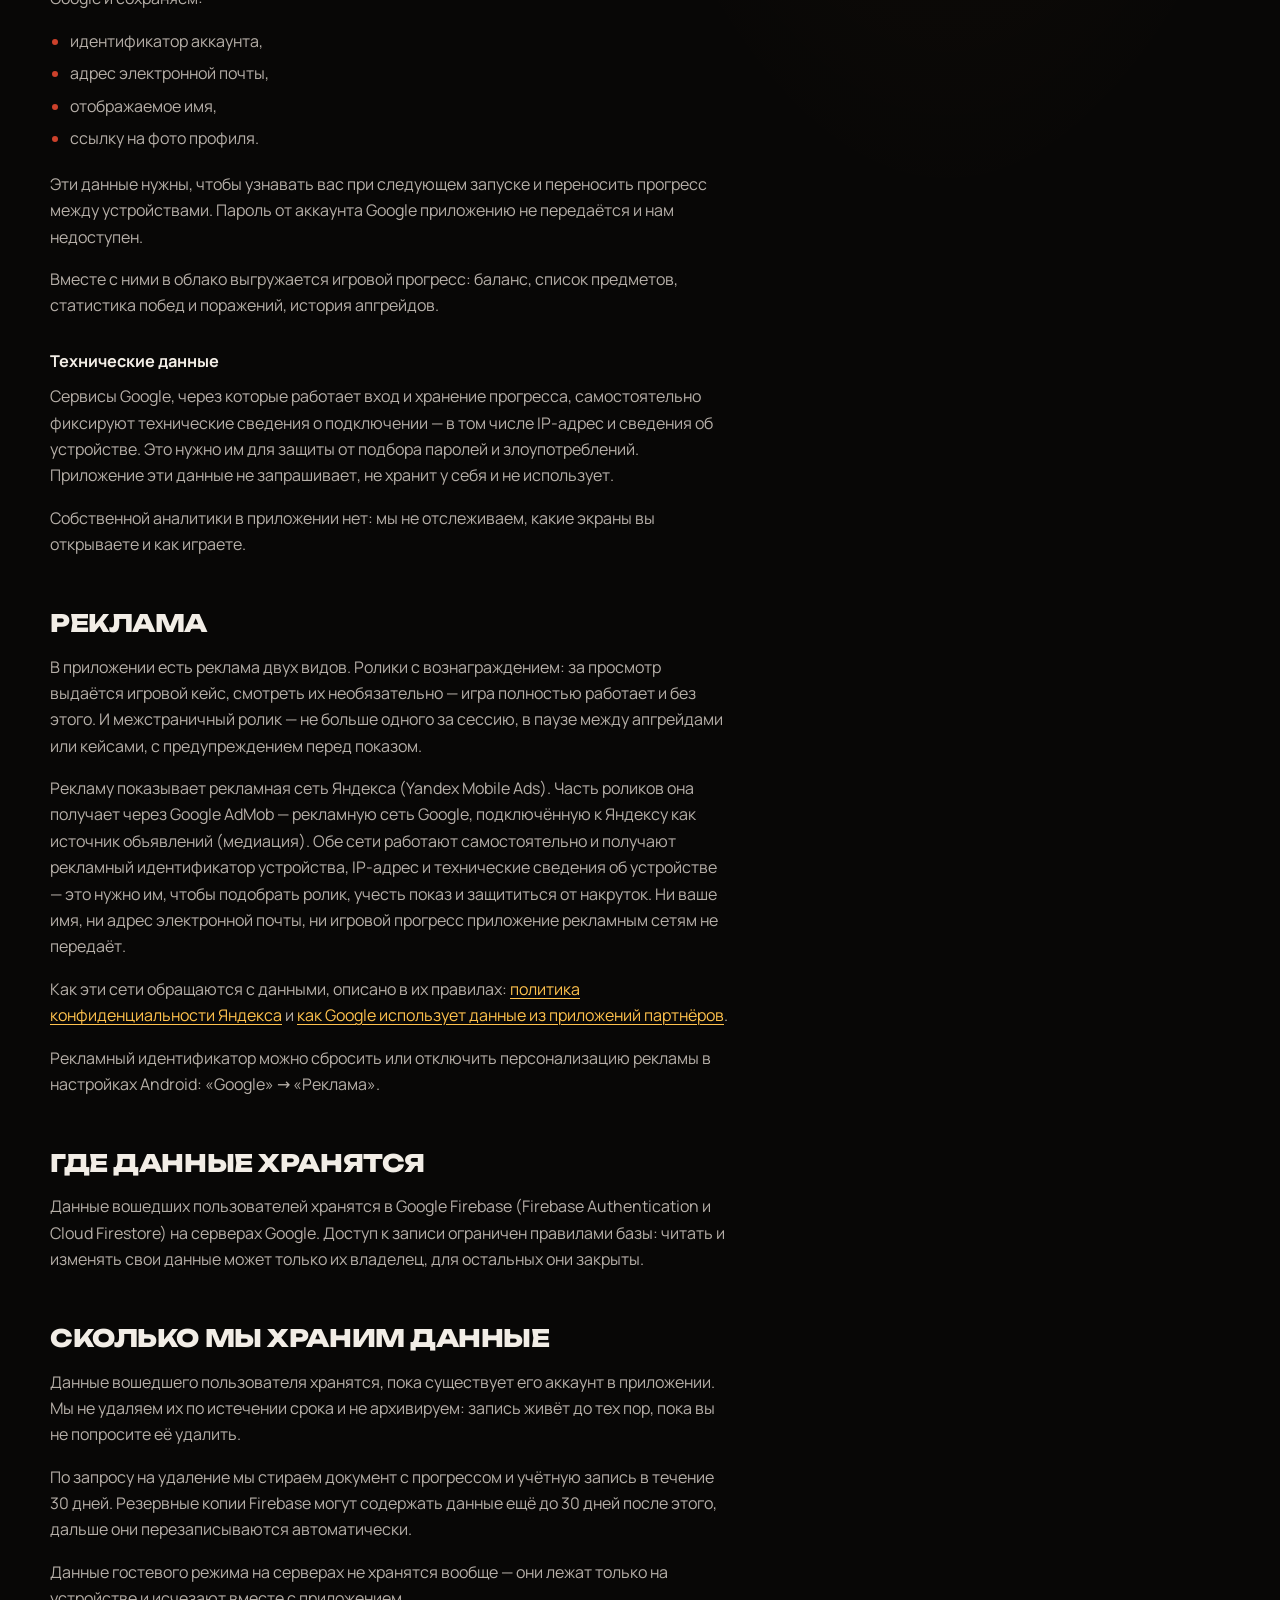
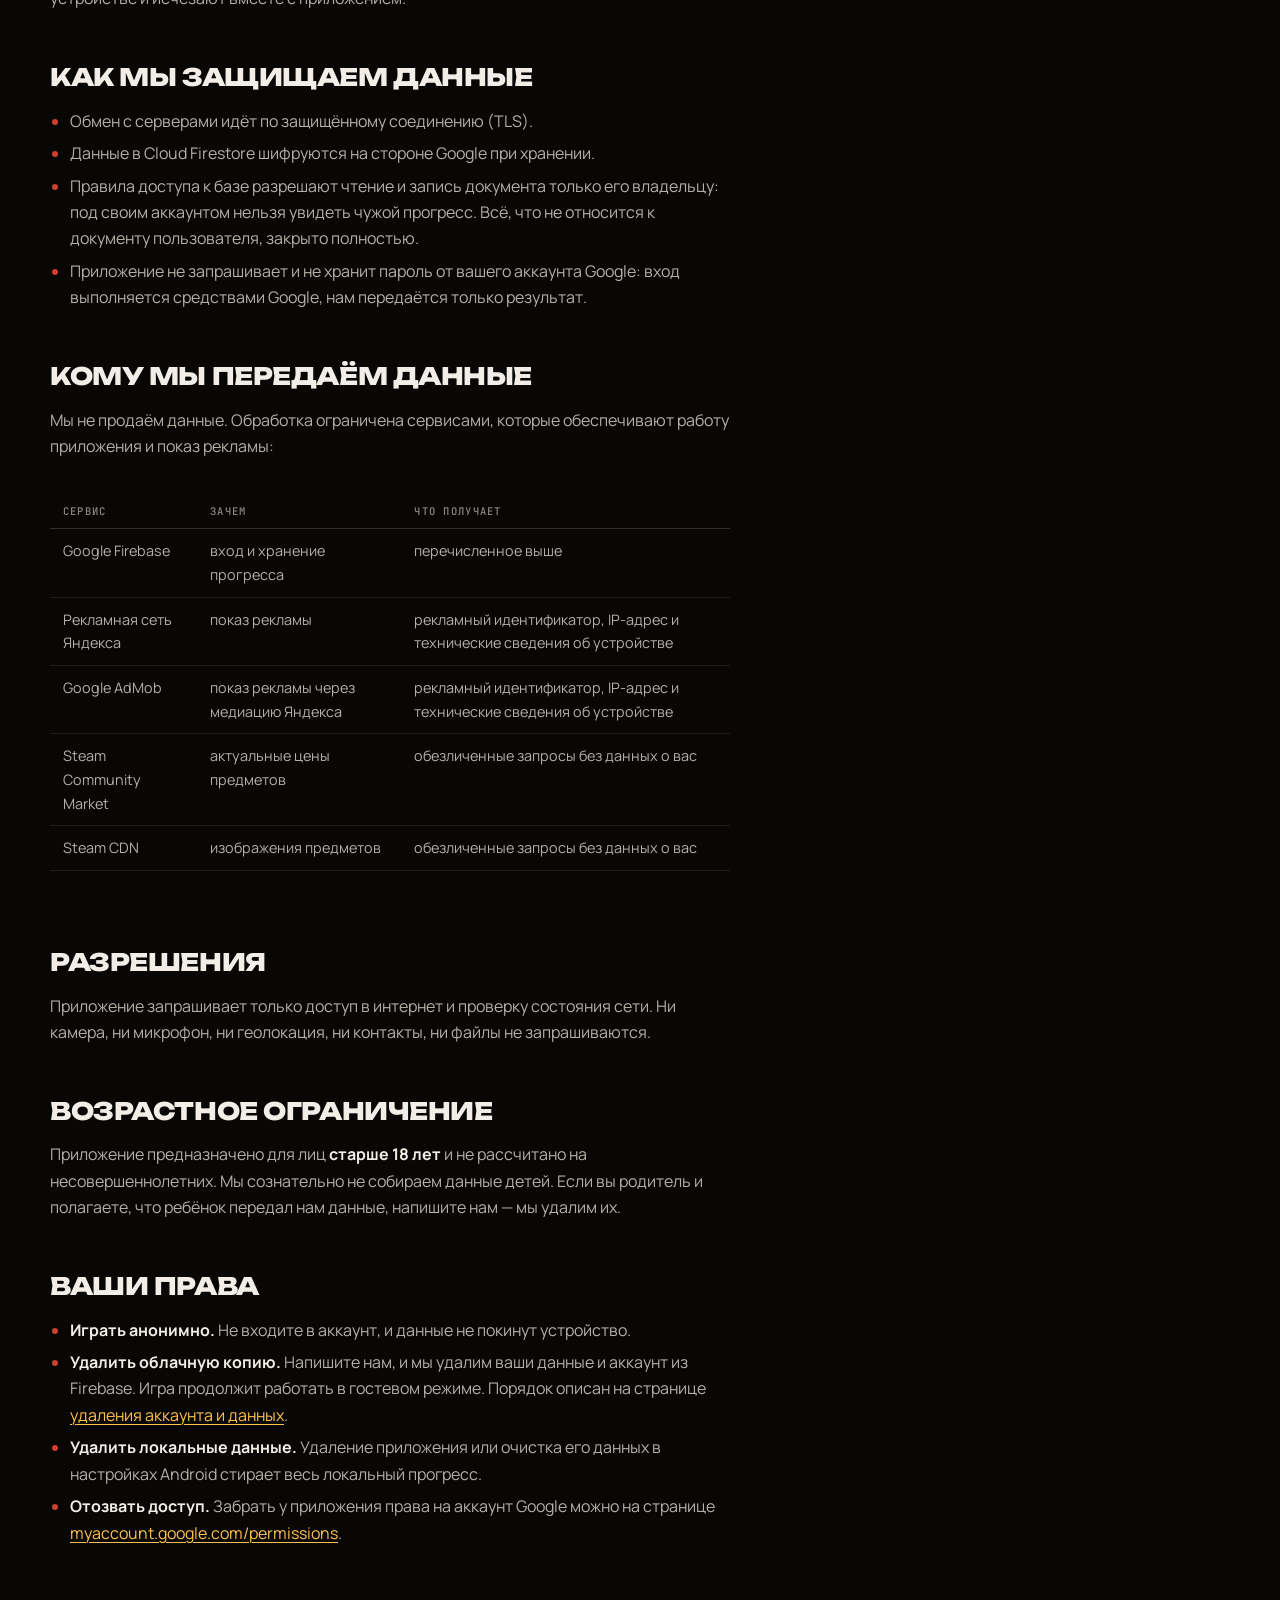
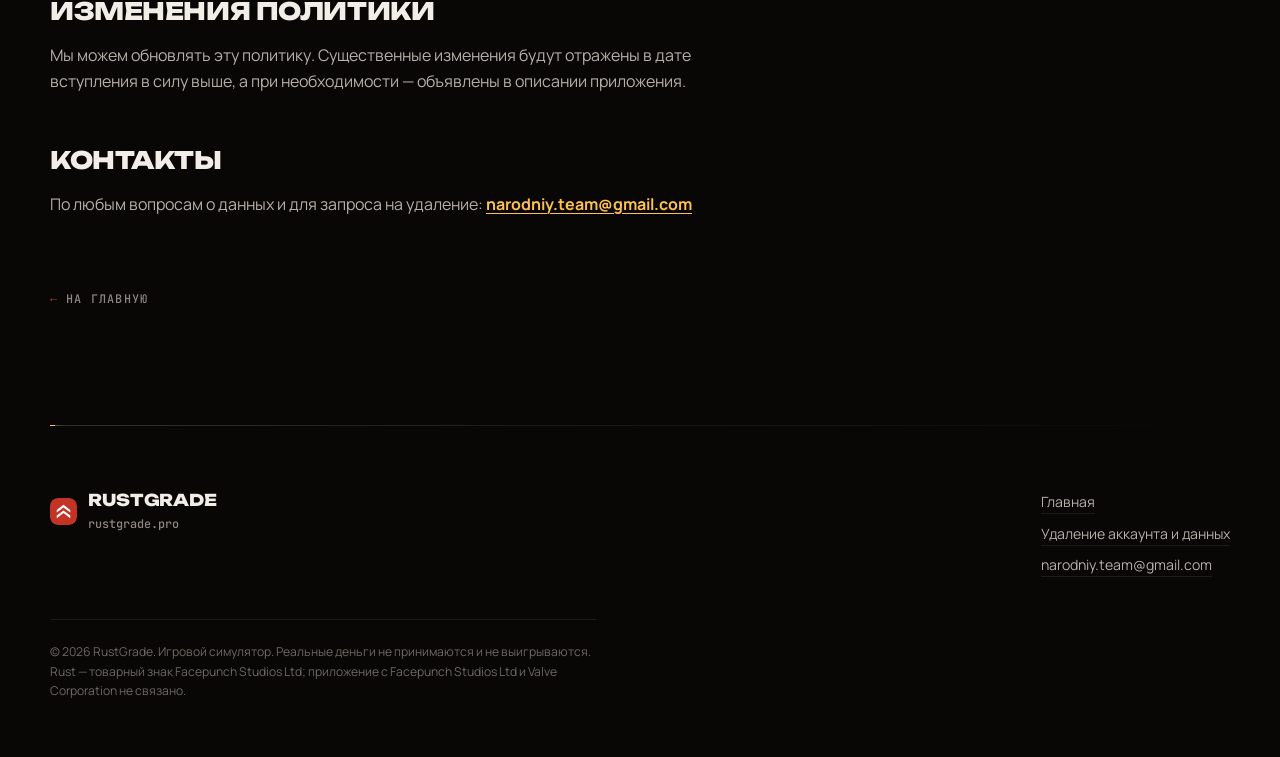
<file: privacy/index.html>
<!DOCTYPE html>
<html lang="ru">
<head>
<meta charset="utf-8">
<meta name="viewport" content="width=device-width, initial-scale=1">
<title>Политика конфиденциальности — RustGrade</title>
<meta name="description" content="Какие данные собирает приложение RustGrade, где они хранятся, сколько живут и как их удалить. Без входа в аккаунт данные не покидают устройство.">
<meta name="theme-color" content="#080706">
<link rel="canonical" href="https://rustgrade.pro/privacy/">

<meta property="og:type" content="article">
<meta property="og:site_name" content="RustGrade">
<meta property="og:title" content="Политика конфиденциальности — RustGrade">
<meta property="og:description" content="Какие данные собирает приложение RustGrade, где они хранятся, сколько живут и как их удалить.">
<meta property="og:url" content="https://rustgrade.pro/privacy/">
<meta property="og:image" content="https://rustgrade.pro/assets/og.jpg">
<meta property="og:locale" content="ru_RU">
<meta name="twitter:card" content="summary_large_image">

<link rel="icon" href="../assets/logo.svg" type="image/svg+xml">
<link rel="icon" href="../assets/favicon-32.png" sizes="32x32">
<link rel="apple-touch-icon" href="../assets/apple-touch-icon.png">
<link rel="stylesheet" href="../assets/fonts.css">
<link rel="stylesheet" href="../assets/site.css">
</head>
<body>

<a class="skip" href="#main">Перейти к содержанию</a>

<header class="topbar">
  <div class="topbar__in">
    <a class="brand" href="../" aria-label="RustGrade, на главную">
      <svg class="brand__mark" viewBox="0 0 512 512" aria-hidden="true" focusable="false">
        <rect width="512" height="512" rx="140" fill="#C43426"/>
        <path d="M 256 130 L 384 226 L 384 277 L 256 181 L 128 277 L 128 226 Z" fill="#fff"/>
        <path d="M 256 235 L 384 331 L 384 382 L 256 286 L 128 382 L 128 331 Z" fill="#fff"/>
      </svg>
      <span class="brand__name">RustGrade</span>
    </a>
    <p class="topbar__status">Политика конфиденциальности</p>
  </div>
</header>

<main id="main" class="doc">

  <div class="doc__head">
    <p class="eyebrow">Документ</p>
    <h1 class="doc__title">Политика конфиденциальности</h1>
    <p class="doc__sub">
      Эта политика относится только к приложению RustGrade и описывает все
      данные, которые оно получает, использует, хранит и передаёт.
    </p>
  </div>

  <dl class="doc__meta">
    <div><dt>Дата вступления в силу</dt><dd>3 октября 2026</dd></div>
    <div><dt>Приложение</dt><dd>com.rustgrade.rustgrade</dd></div>
    <div><dt>Контакт разработчика</dt><dd><a href="mailto:narodniy.team@gmail.com">narodniy.team@gmail.com</a></dd></div>
  </dl>

  <nav class="toc" aria-labelledby="toc-cap">
    <p class="toc__cap" id="toc-cap">Содержание</p>
    <ol>
      <li><a href="#data">Какие данные мы обрабатываем</a></li>
      <li><a href="#ads">Реклама</a></li>
      <li><a href="#where">Где данные хранятся</a></li>
      <li><a href="#how-long">Сколько мы храним данные</a></li>
      <li><a href="#security">Как мы защищаем данные</a></li>
      <li><a href="#third-parties">Кому мы передаём данные</a></li>
      <li><a href="#permissions">Разрешения</a></li>
      <li><a href="#age">Возрастное ограничение</a></li>
      <li><a href="#rights">Ваши права</a></li>
      <li><a href="#changes">Изменения политики</a></li>
      <li><a href="#contacts">Контакты</a></li>
    </ol>
  </nav>

  <div class="prose">

    <p>RustGrade — игровой симулятор апгрейда предметов. Всё внутри игры,
      включая баланс и предметы, — вымышленное и не имеет ценности за пределами
      приложения. Реальные деньги не принимаются, не выплачиваются и не
      выигрываются. Предметы нельзя купить за деньги, продать, обменять,
      вывести в Steam или в любую игру.</p>

    <p>Приложение создано независимо, не связано с Facepunch Studios Ltd или
      Valve Corporation, не одобрено и не спонсируется ими. Rust — товарный знак
      Facepunch Studios Ltd; названия и изображения предметов принадлежат
      правообладателям.</p>

    <h2 id="data">Какие данные мы обрабатываем</h2>

    <h3>Если вы играете без входа в аккаунт</h3>

    <p>Мы не собираем ничего. Прогресс — баланс, предметы, статистика, история
      апгрейдов — хранится только в памяти вашего устройства и никуда не
      передаётся. Удаление приложения стирает его полностью. Рекламные сети
      получают свои технические данные и без входа — см. раздел
      <a href="#ads">«Реклама»</a>.</p>

    <h3>Если вы вошли через Google</h3>

    <p>Вход добровольный: игра полностью работает и без него. При входе мы
      получаем от Google и сохраняем:</p>

    <ul>
      <li>идентификатор аккаунта,</li>
      <li>адрес электронной почты,</li>
      <li>отображаемое имя,</li>
      <li>ссылку на фото профиля.</li>
    </ul>

    <p>Эти данные нужны, чтобы узнавать вас при следующем запуске и переносить
      прогресс между устройствами. Пароль от аккаунта Google приложению
      не передаётся и нам недоступен.</p>

    <p>Вместе с ними в облако выгружается игровой прогресс: баланс, список
      предметов, статистика побед и поражений, история апгрейдов.</p>

    <h3>Технические данные</h3>

    <p>Сервисы Google, через которые работает вход и хранение прогресса,
      самостоятельно фиксируют технические сведения о подключении — в том числе
      IP-адрес и сведения об устройстве. Это нужно им для защиты от подбора
      паролей и злоупотреблений. Приложение эти данные не запрашивает,
      не хранит у себя и не использует.</p>

    <p>Собственной аналитики в приложении нет: мы не отслеживаем, какие экраны
      вы открываете и как играете.</p>

    <h2 id="ads">Реклама</h2>

    <p>В приложении есть реклама двух видов. Ролики с вознаграждением:
      за просмотр выдаётся игровой кейс, смотреть их необязательно — игра
      полностью работает и без этого. И межстраничный ролик — не больше
      одного за сессию, в паузе между апгрейдами или кейсами, с
      предупреждением перед показом.</p>

    <p>Рекламу показывает рекламная сеть Яндекса (Yandex Mobile Ads). Часть
      роликов она получает через Google AdMob — рекламную сеть Google,
      подключённую к Яндексу как источник объявлений (медиация). Обе сети
      работают самостоятельно и получают рекламный идентификатор устройства,
      IP-адрес и технические сведения об устройстве — это нужно им, чтобы
      подобрать ролик, учесть показ и защититься от накруток. Ни ваше имя,
      ни адрес электронной почты, ни игровой прогресс приложение рекламным
      сетям не передаёт.</p>

    <p>Как эти сети обращаются с данными, описано в их правилах:
      <a href="https://yandex.ru/legal/confidential/" rel="noopener">политика конфиденциальности Яндекса</a>
      и <a href="https://policies.google.com/technologies/partner-sites" rel="noopener">как Google использует
      данные из приложений партнёров</a>.</p>

    <p>Рекламный идентификатор можно сбросить или отключить персонализацию
      рекламы в настройках Android: «Google» → «Реклама».</p>

    <h2 id="where">Где данные хранятся</h2>

    <p>Данные вошедших пользователей хранятся в Google Firebase (Firebase
      Authentication и Cloud Firestore) на серверах Google. Доступ к записи
      ограничен правилами базы: читать и изменять свои данные может только их
      владелец, для остальных они закрыты.</p>

    <h2 id="how-long">Сколько мы храним данные</h2>

    <p>Данные вошедшего пользователя хранятся, пока существует его аккаунт
      в приложении. Мы не удаляем их по истечении срока и не архивируем:
      запись живёт до тех пор, пока вы не попросите её удалить.</p>

    <p>По запросу на удаление мы стираем документ с прогрессом и учётную запись
      в течение 30 дней. Резервные копии Firebase могут содержать данные ещё
      до 30 дней после этого, дальше они перезаписываются автоматически.</p>

    <p>Данные гостевого режима на серверах не хранятся вообще — они лежат только
      на устройстве и исчезают вместе с приложением.</p>

    <h2 id="security">Как мы защищаем данные</h2>

    <ul>
      <li>Обмен с серверами идёт по защищённому соединению (TLS).</li>
      <li>Данные в Cloud Firestore шифруются на стороне Google при хранении.</li>
      <li>Правила доступа к базе разрешают чтение и запись документа только его
        владельцу: под своим аккаунтом нельзя увидеть чужой прогресс. Всё, что
        не относится к документу пользователя, закрыто полностью.</li>
      <li>Приложение не запрашивает и не хранит пароль от вашего аккаунта Google:
        вход выполняется средствами Google, нам передаётся только результат.</li>
    </ul>

    <h2 id="third-parties">Кому мы передаём данные</h2>

    <p>Мы не продаём данные. Обработка ограничена сервисами, которые
      обеспечивают работу приложения и показ рекламы:</p>

    <div class="scroll-x">
      <table>
        <thead>
          <tr><th>Сервис</th><th>Зачем</th><th>Что получает</th></tr>
        </thead>
        <tbody>
          <tr><td>Google Firebase</td><td>вход и хранение прогресса</td><td>перечисленное выше</td></tr>
          <tr><td>Рекламная сеть Яндекса</td><td>показ рекламы</td><td>рекламный идентификатор, IP-адрес и технические сведения об устройстве</td></tr>
          <tr><td>Google AdMob</td><td>показ рекламы через медиацию Яндекса</td><td>рекламный идентификатор, IP-адрес и технические сведения об устройстве</td></tr>
          <tr><td>Steam Community Market</td><td>актуальные цены предметов</td><td>обезличенные запросы без данных о вас</td></tr>
          <tr><td>Steam CDN</td><td>изображения предметов</td><td>обезличенные запросы без данных о вас</td></tr>
        </tbody>
      </table>
    </div>

    <h2 id="permissions">Разрешения</h2>

    <p>Приложение запрашивает только доступ в интернет и проверку состояния
      сети. Ни камера, ни микрофон, ни геолокация, ни контакты, ни файлы
      не запрашиваются.</p>

    <h2 id="age">Возрастное ограничение</h2>

    <p>Приложение предназначено для лиц <b>старше 18 лет</b> и не рассчитано
      на несовершеннолетних. Мы сознательно не собираем данные детей.
      Если вы родитель и полагаете, что ребёнок передал нам данные,
      напишите нам — мы удалим их.</p>

    <h2 id="rights">Ваши права</h2>

    <ul>
      <li><b>Играть анонимно.</b> Не входите в аккаунт, и данные не покинут устройство.</li>
      <li><b>Удалить облачную копию.</b> Напишите нам, и мы удалим ваши данные
        и аккаунт из Firebase. Игра продолжит работать в гостевом режиме.
        Порядок описан на странице <a href="../delete-account/">удаления аккаунта и данных</a>.</li>
      <li><b>Удалить локальные данные.</b> Удаление приложения или очистка его данных
        в настройках Android стирает весь локальный прогресс.</li>
      <li><b>Отозвать доступ.</b> Забрать у приложения права на аккаунт Google можно
        на странице <a href="https://myaccount.google.com/permissions" rel="noopener">myaccount.google.com/permissions</a>.</li>
    </ul>

    <h2 id="changes">Изменения политики</h2>

    <p>Мы можем обновлять эту политику. Существенные изменения будут отражены
      в дате вступления в силу выше, а при необходимости — объявлены
      в описании приложения.</p>

    <h2 id="contacts">Контакты</h2>

    <p>По любым вопросам о данных и для запроса на удаление:
      <b><a href="mailto:narodniy.team@gmail.com">narodniy.team@gmail.com</a></b></p>

  </div>

  <a class="back" href="../"><span>←</span> На главную</a>

</main>

<footer class="site-foot">
  <hr class="rule">
  <div class="site-foot__in">
    <div class="site-foot__brand">
      <svg class="brand__mark" viewBox="0 0 512 512" aria-hidden="true" focusable="false">
        <rect width="512" height="512" rx="140" fill="#C43426"/>
        <path d="M 256 130 L 384 226 L 384 277 L 256 181 L 128 277 L 128 226 Z" fill="#fff"/>
        <path d="M 256 235 L 384 331 L 384 382 L 256 286 L 128 382 L 128 331 Z" fill="#fff"/>
      </svg>
      <p><span class="brand__name">RustGrade</span><br><span class="site-foot__dom">rustgrade.pro</span></p>
    </div>
    <nav class="site-foot__nav" aria-label="Документы">
      <a href="../">Главная</a>
      <a href="../delete-account/">Удаление аккаунта и данных</a>
      <a href="mailto:narodniy.team@gmail.com">narodniy.team@gmail.com</a>
    </nav>
  </div>
  <p class="site-foot__fine">
    © 2026 RustGrade. Игровой симулятор. Реальные деньги не принимаются
    и не выигрываются. Rust — товарный знак Facepunch Studios Ltd;
    приложение с Facepunch Studios Ltd и Valve Corporation не связано.
  </p>
</footer>

</body>
</html>
</file>
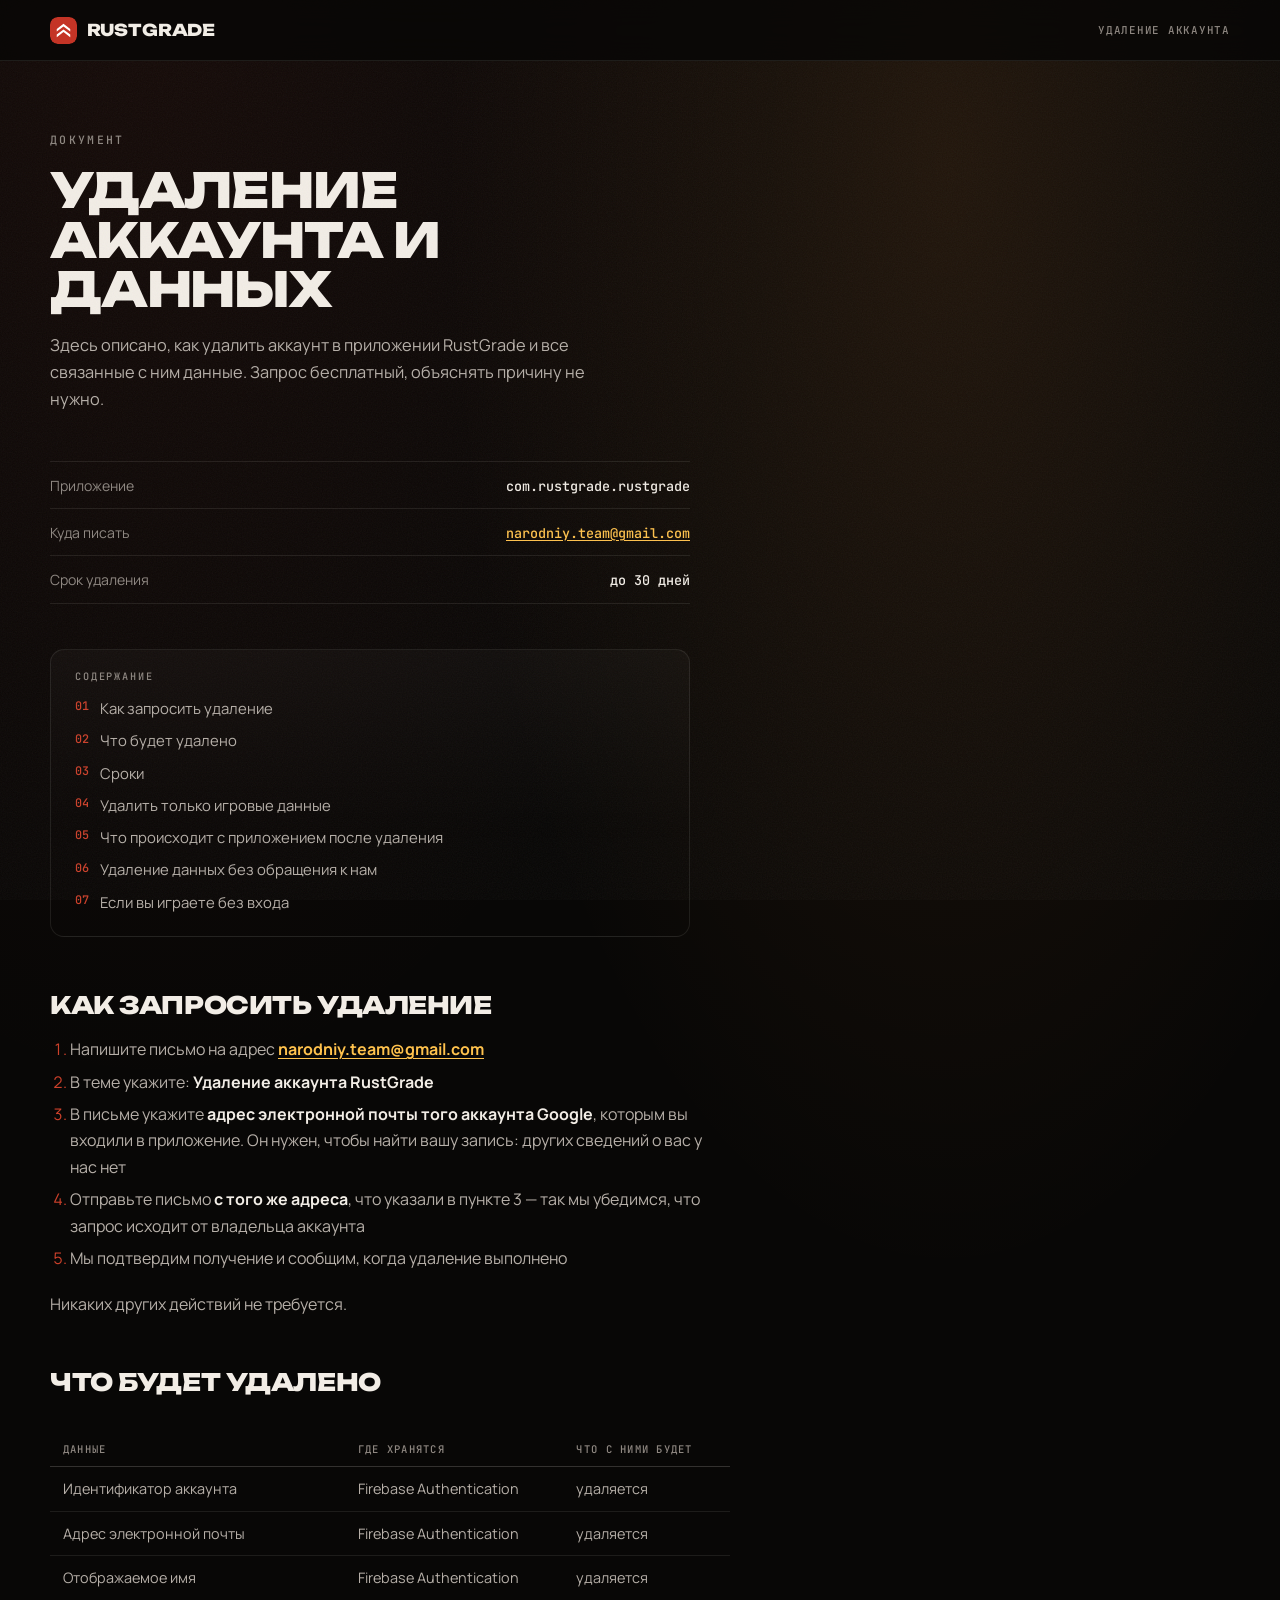
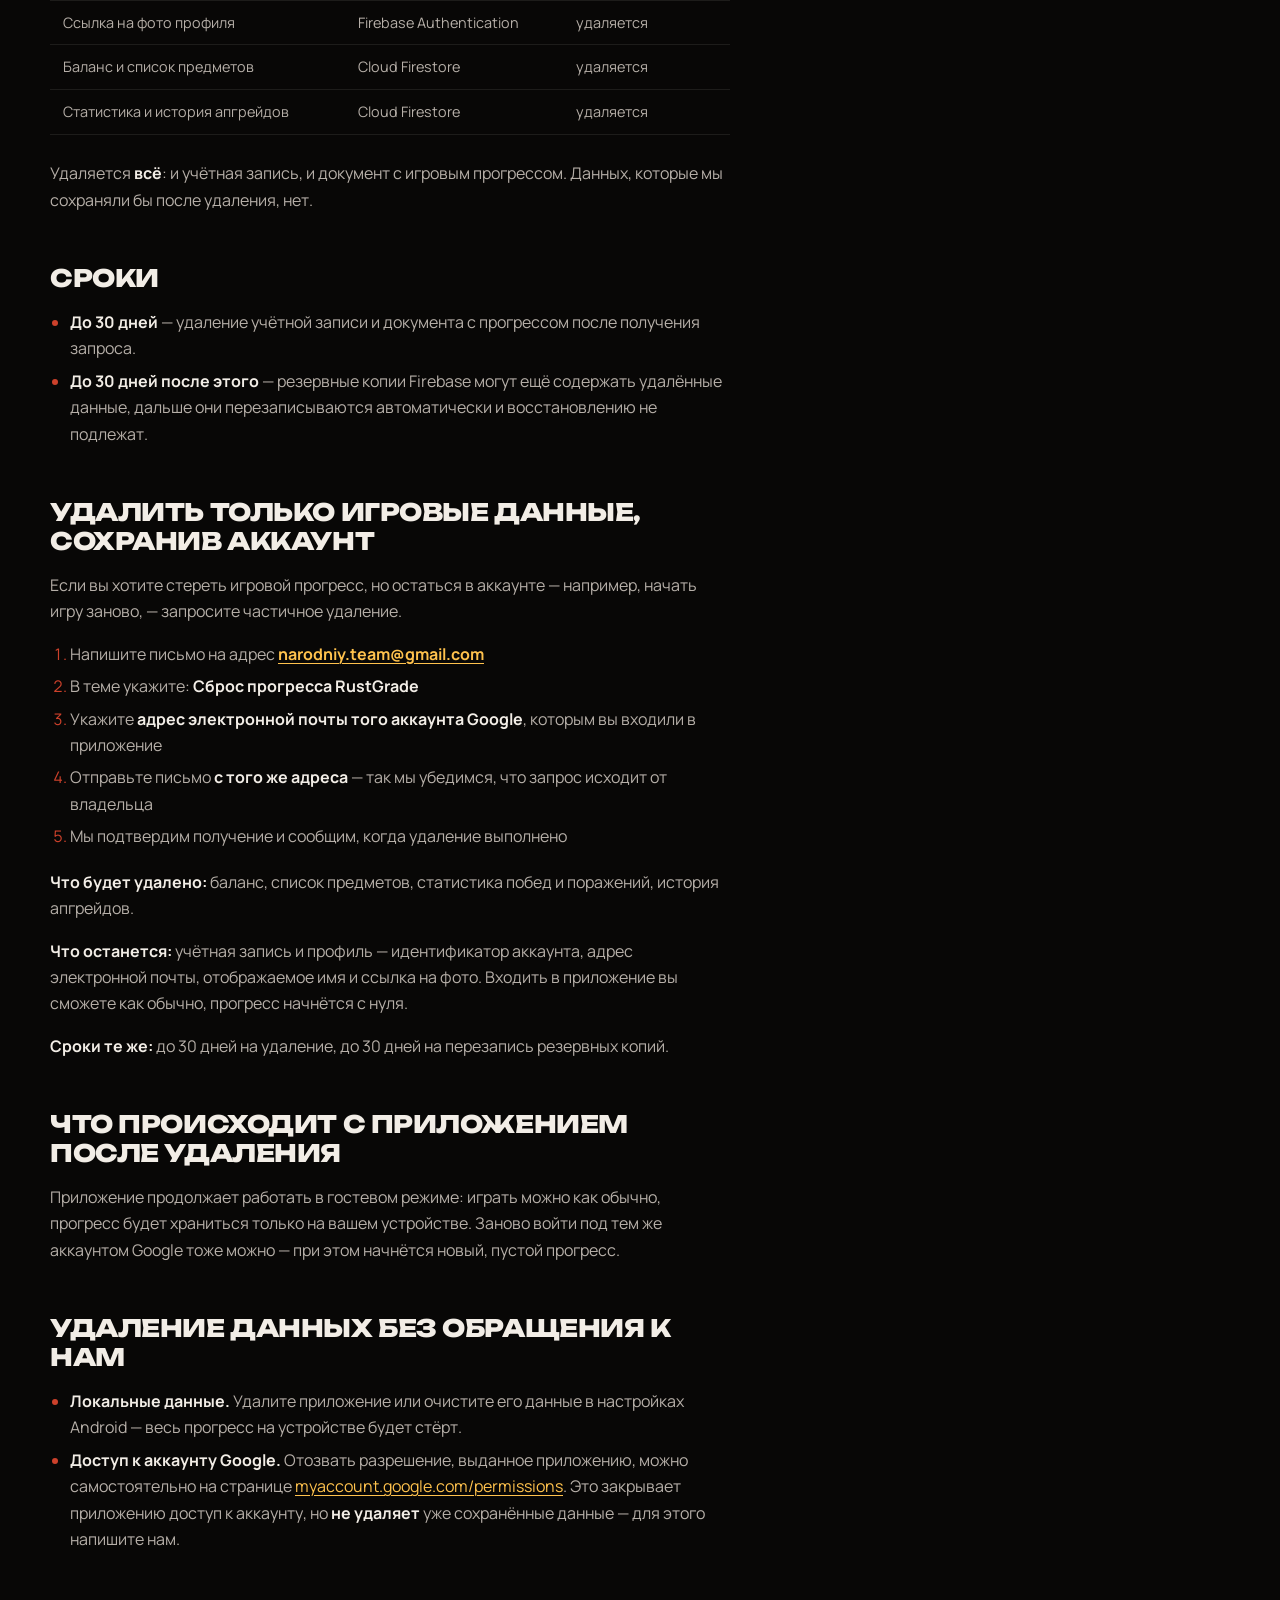
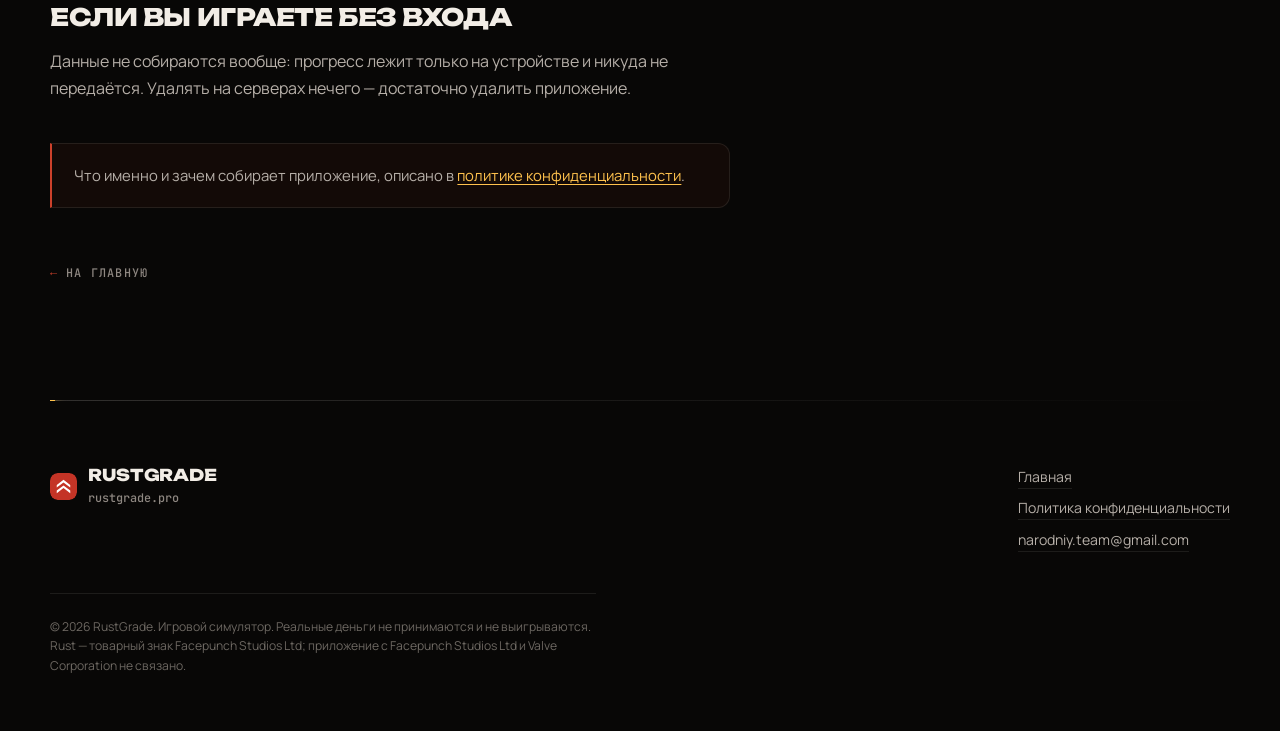
<file: delete-account.html>
<!DOCTYPE html>
<html lang="ru">
<head>
<meta charset="utf-8">
<title>Удаление аккаунта и данных — RustGrade</title>
<link rel="canonical" href="https://rustgrade.pro/delete-account/">
<meta name="robots" content="noindex, follow">
<meta http-equiv="refresh" content="0; url=/delete-account/">
<script>location.replace("/delete-account/" + location.hash);</script>
</head>
<body style="background:#080706;color:#8e8781;font:16px/1.6 system-ui,sans-serif;padding:2rem">
<p>Страница переехала: <a href="/delete-account/" style="color:#ffc24d">rustgrade.pro/delete-account/</a></p>
</body>
</html>
</file>
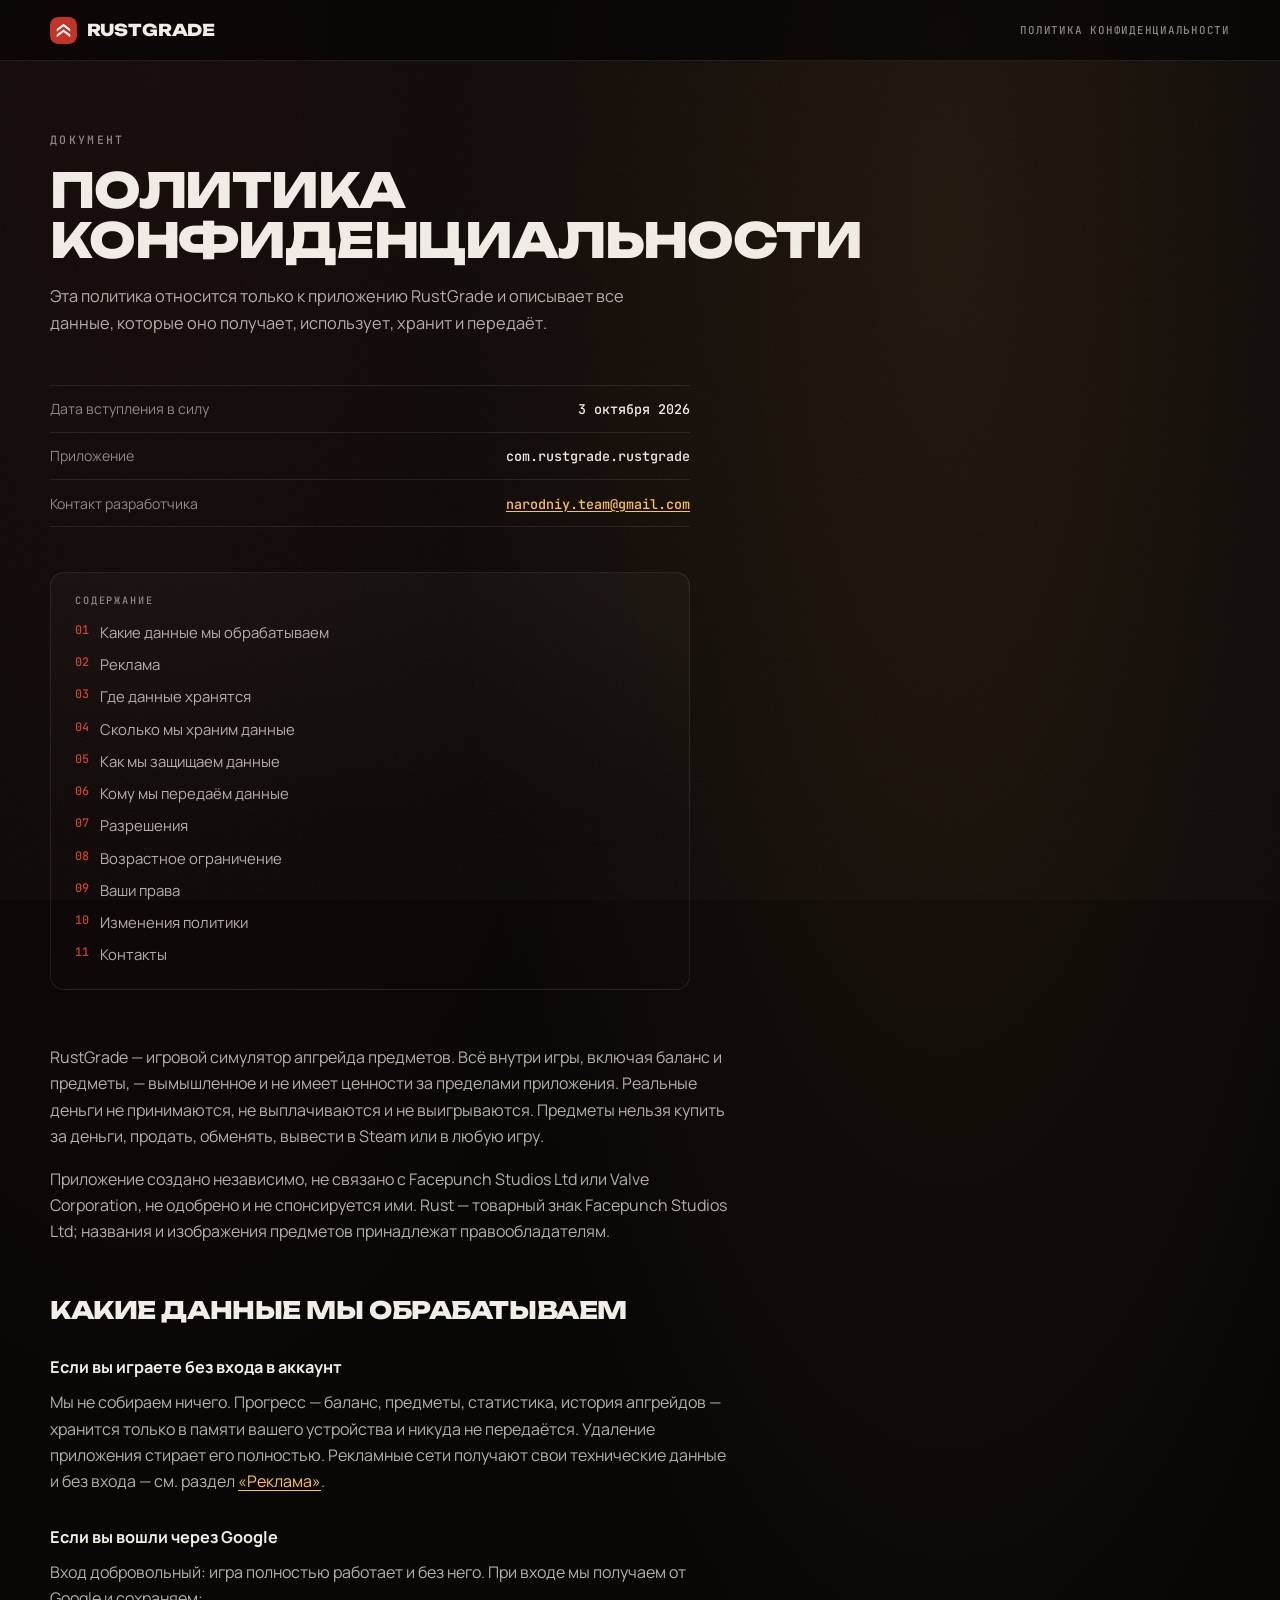
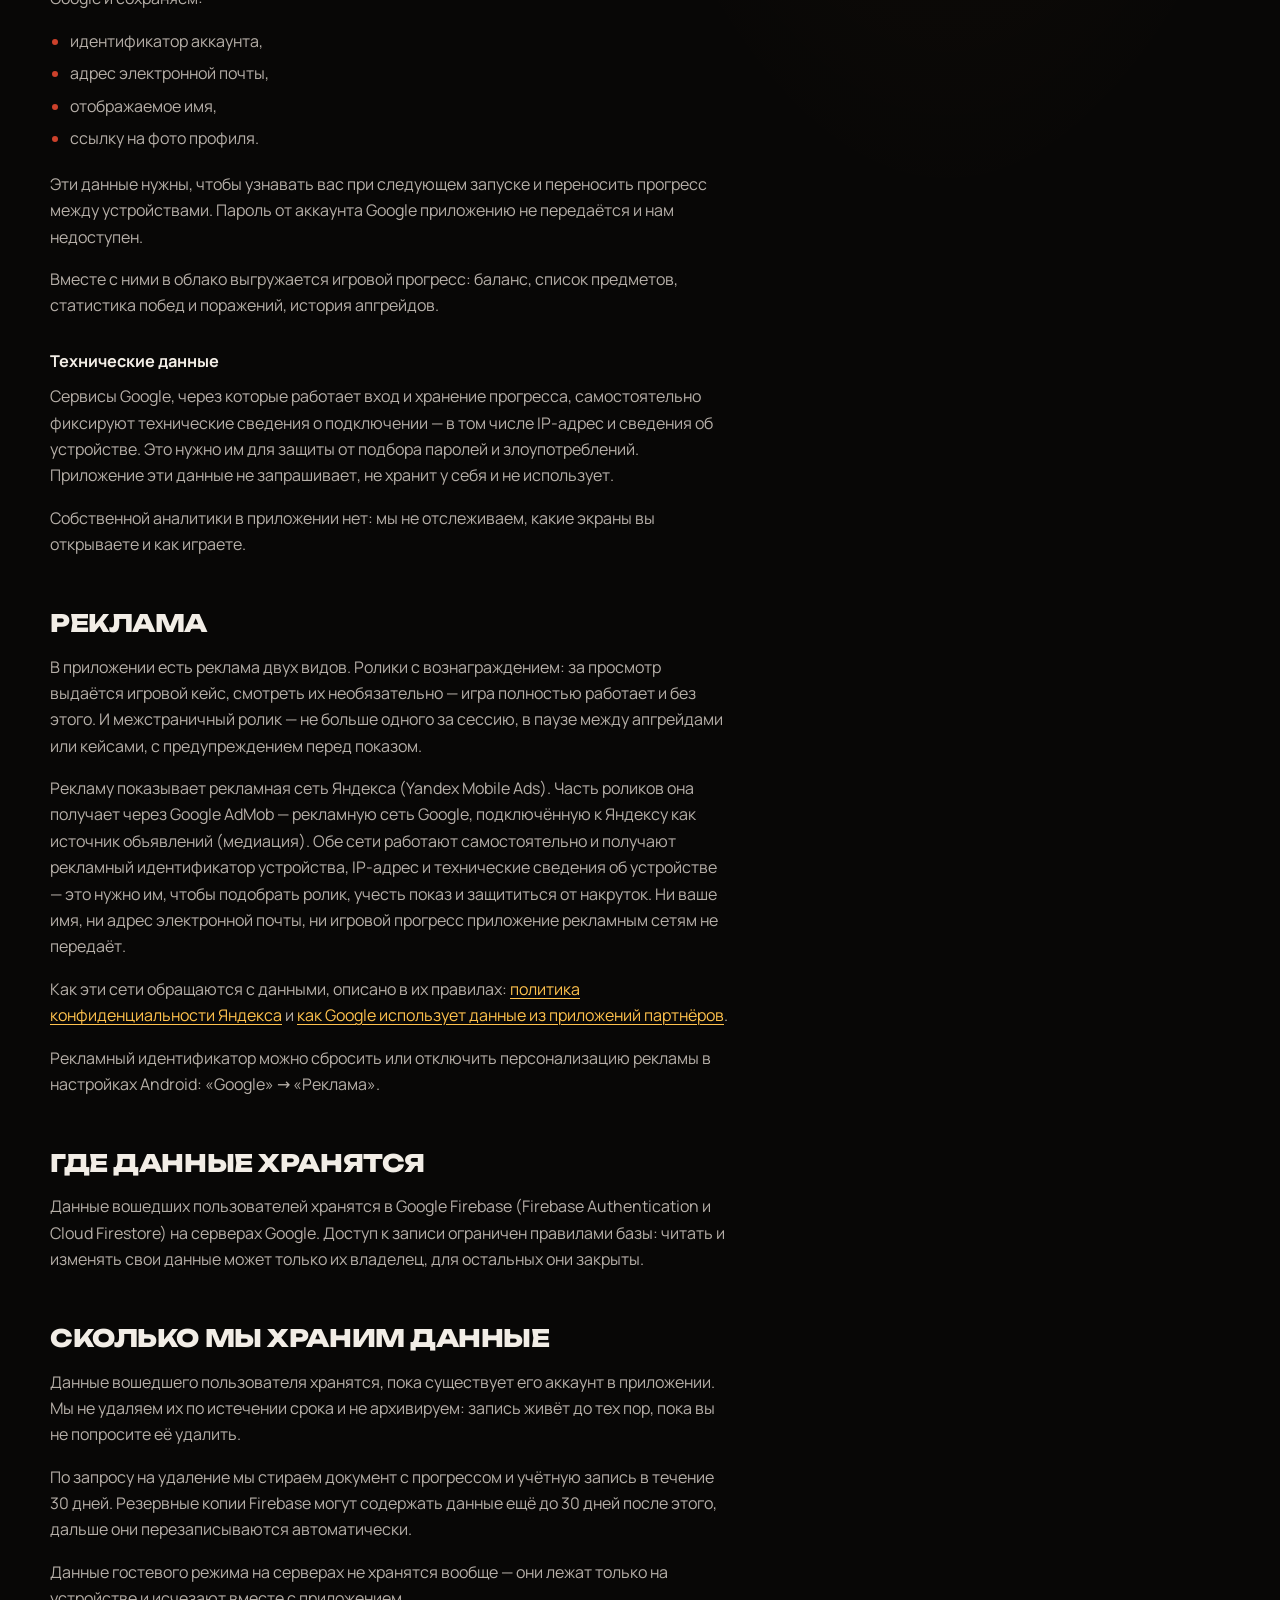
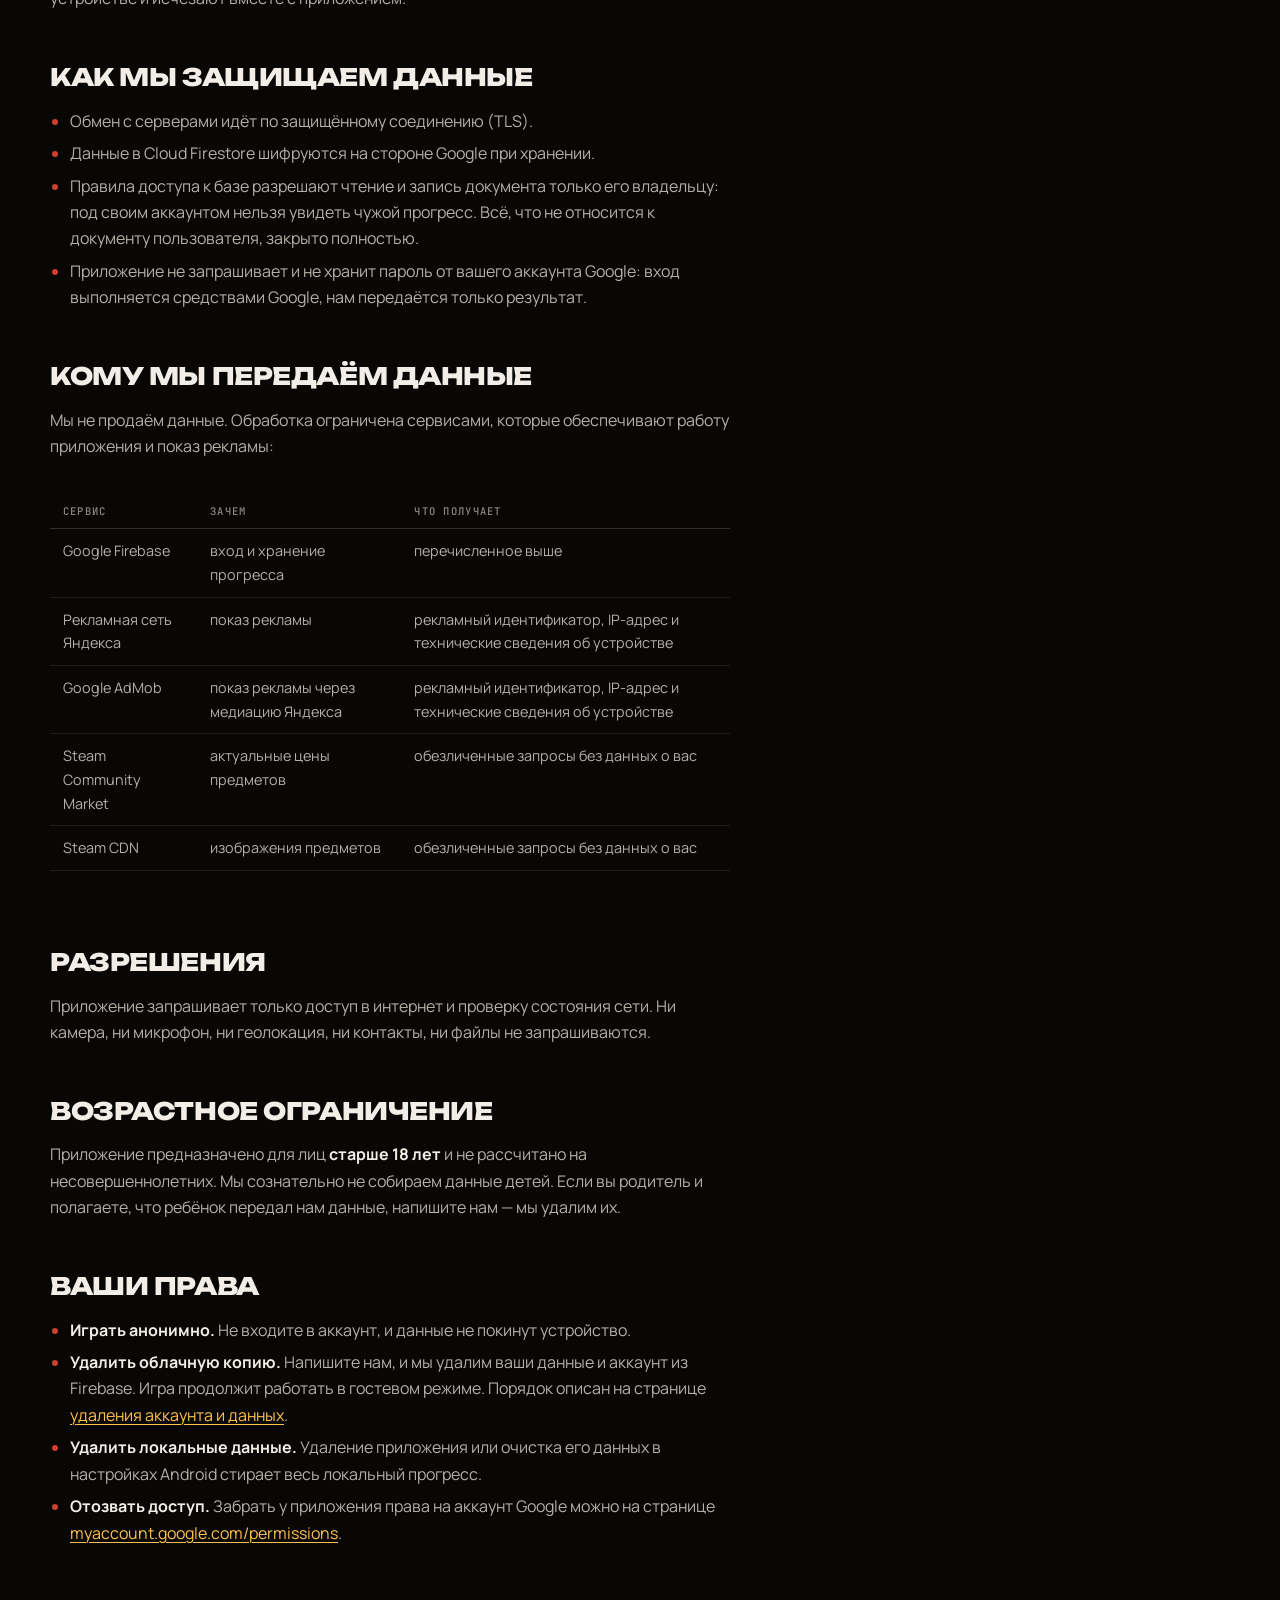
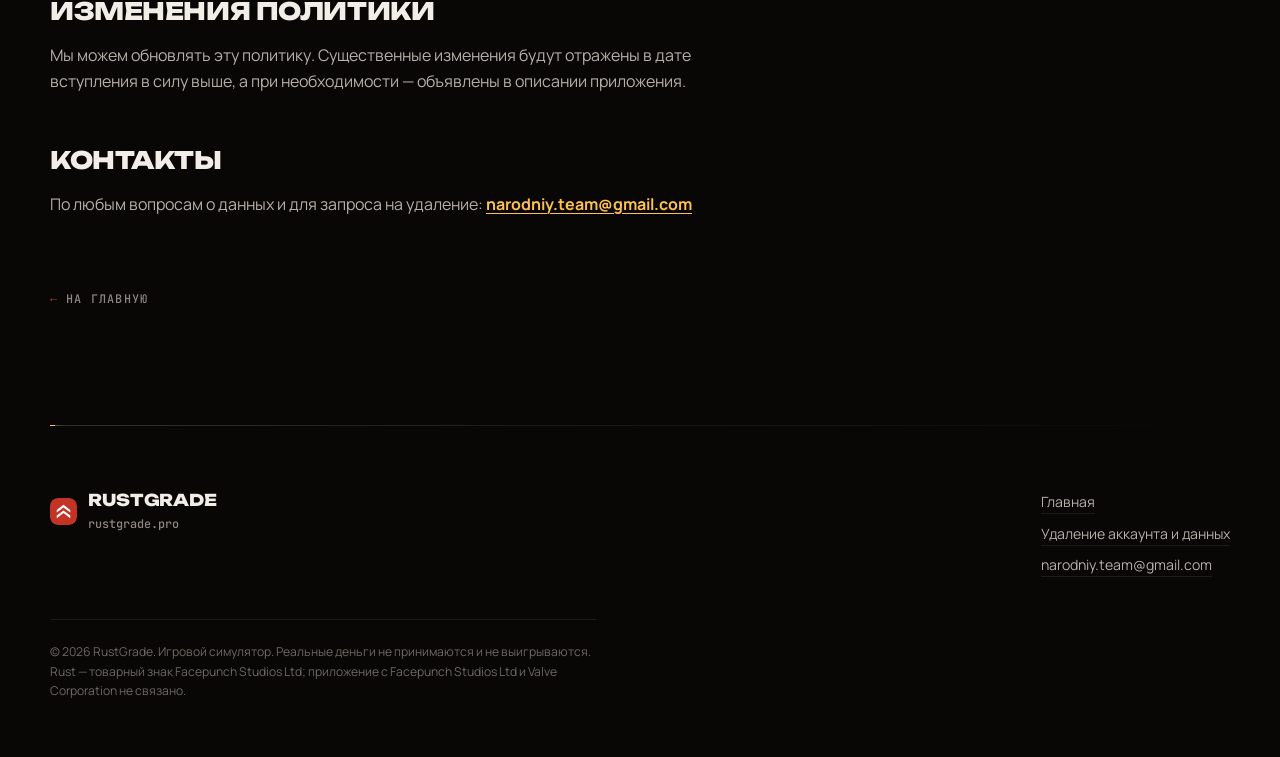
<file: privacy.html>
<!DOCTYPE html>
<html lang="ru">
<head>
<meta charset="utf-8">
<title>Политика конфиденциальности — RustGrade</title>
<link rel="canonical" href="https://rustgrade.pro/privacy/">
<meta name="robots" content="noindex, follow">
<meta http-equiv="refresh" content="0; url=/privacy/">
<script>location.replace("/privacy/" + location.hash);</script>
</head>
<body style="background:#080706;color:#8e8781;font:16px/1.6 system-ui,sans-serif;padding:2rem">
<p>Страница переехала: <a href="/privacy/" style="color:#ffc24d">rustgrade.pro/privacy/</a></p>
</body>
</html>
</file>
<file: assets/fonts.css>
/* JetBrains Mono — cyrillic */
@font-face {
  font-family: 'JetBrains Mono';
  font-style: normal;
  font-weight: 500 700;
  font-display: swap;
  src: url(fonts/JetBrainsMono-cyrillic.woff2) format('woff2');
  unicode-range: U+0301, U+0400-045F, U+0490-0491, U+04B0-04B1, U+2116;
}

/* JetBrains Mono — latin */
@font-face {
  font-family: 'JetBrains Mono';
  font-style: normal;
  font-weight: 500 700;
  font-display: swap;
  src: url(fonts/JetBrainsMono-latin.woff2) format('woff2');
  unicode-range: U+0000-00FF, U+0131, U+0152-0153, U+02BB-02BC, U+02C6, U+02DA, U+02DC, U+0304, U+0308, U+0329, U+2000-206F, U+20AC, U+2122, U+2191, U+2193, U+2212, U+2215, U+FEFF, U+FFFD;
}

/* Manrope — cyrillic */
@font-face {
  font-family: 'Manrope';
  font-style: normal;
  font-weight: 400 800;
  font-display: swap;
  src: url(fonts/Manrope-cyrillic.woff2) format('woff2');
  unicode-range: U+0301, U+0400-045F, U+0490-0491, U+04B0-04B1, U+2116;
}

/* Manrope — latin */
@font-face {
  font-family: 'Manrope';
  font-style: normal;
  font-weight: 400 800;
  font-display: swap;
  src: url(fonts/Manrope-latin.woff2) format('woff2');
  unicode-range: U+0000-00FF, U+0131, U+0152-0153, U+02BB-02BC, U+02C6, U+02DA, U+02DC, U+0304, U+0308, U+0329, U+2000-206F, U+20AC, U+2122, U+2191, U+2193, U+2212, U+2215, U+FEFF, U+FFFD;
}

/* Unbounded — cyrillic */
@font-face {
  font-family: 'Unbounded';
  font-style: normal;
  font-weight: 700 900;
  font-display: swap;
  src: url(fonts/Unbounded-cyrillic.woff2) format('woff2');
  unicode-range: U+0301, U+0400-045F, U+0490-0491, U+04B0-04B1, U+2116;
}

/* Unbounded — latin */
@font-face {
  font-family: 'Unbounded';
  font-style: normal;
  font-weight: 700 900;
  font-display: swap;
  src: url(fonts/Unbounded-latin.woff2) format('woff2');
  unicode-range: U+0000-00FF, U+0131, U+0152-0153, U+02BB-02BC, U+02C6, U+02DA, U+02DC, U+0304, U+0308, U+0329, U+2000-206F, U+20AC, U+2122, U+2191, U+2193, U+2212, U+2215, U+FEFF, U+FFFD;
}
</file>
<file: assets/site.css>
/* ============================================================
   RustGrade — rustgrade.pro
   Палитра снята с промо-арта и с самого приложения:
   выжженный бетон, ржавое железо, тёплый накал медной нити.
   ============================================================ */

@property --sweep { syntax: '<angle>'; inherits: true; initial-value: 0deg; }

:root {
  --void:      #080706;
  --iron:      #131110;
  --steel:     #1c1917;
  --edge:      rgba(242, 237, 230, .09);
  --edge-hot:  rgba(242, 237, 230, .18);

  --rust:      #cd412b;
  --rust-lt:   #e7614c;
  --ember:     #fa3c1f;
  --gold:      #ffe32c;
  --filament:  #ffc24d;
  --moss:      #7c954d;

  --ash:       #8e8781;
  --ash-lt:    #b6afa8;
  --bone:      #f2ede6;

  --tier-1: #939893;  /* обычный      */
  --tier-2: #467edf;  /* необычный    */
  --tier-3: #ae6eee;  /* редкий       */
  --tier-4: #d2290f;  /* особый       */
  --tier-5: #ffdd59;  /* легендарный  */

  --wrap: min(1180px, 100% - 2.6rem);
  --gap:  clamp(4.5rem, 9vw, 8rem);

  --disp: 'Unbounded', 'Manrope', system-ui, sans-serif;
  --body: 'Manrope', system-ui, -apple-system, 'Segoe UI', sans-serif;
  --mono: 'JetBrains Mono', ui-monospace, 'Cascadia Mono', monospace;
}

* { box-sizing: border-box; }

html { scroll-behavior: smooth; -webkit-text-size-adjust: 100%; }

body {
  margin: 0;
  background: var(--void);
  color: var(--bone);
  font: 400 1rem/1.65 var(--body);
  overflow-x: hidden;
  /* Тёплое зарево над сгибом — то же, что светит из медных трубок на арте */
  background-image:
    radial-gradient(58% 42% at 74% 4%,  rgba(255, 150, 60, .10), transparent 68%),
    radial-gradient(70% 40% at 12% 0%,  rgba(205, 65, 43, .07),  transparent 70%);
  background-repeat: no-repeat;
}

/* Бетонная крупа поверх всего: без неё чёрный фон выглядит пластиковым */
body::after {
  content: '';
  position: fixed; inset: 0;
  pointer-events: none; z-index: 9;
  opacity: .05;
  background-image: url("data:image/svg+xml,%3Csvg xmlns='http://www.w3.org/2000/svg' width='180' height='180'%3E%3Cfilter id='n'%3E%3CfeTurbulence type='fractalNoise' baseFrequency='.8' numOctaves='3' stitchTiles='stitch'/%3E%3C/filter%3E%3Crect width='180' height='180' filter='url(%23n)'/%3E%3C/svg%3E");
}

img { max-width: 100%; height: auto; display: block; }

a { color: var(--filament); text-decoration-thickness: 1px; text-underline-offset: .18em; }
a:hover { color: var(--bone); }

:focus-visible { outline: 2px solid var(--filament); outline-offset: 3px; border-radius: 2px; }

.vh {
  position: absolute; width: 1px; height: 1px;
  margin: -1px; padding: 0; overflow: hidden;
  clip-path: inset(50%); white-space: nowrap;
}

.skip {
  position: absolute; left: .8rem; top: -4rem; z-index: 50;
  padding: .6rem 1rem; background: var(--rust); color: #fff;
  font: 500 .85rem var(--mono); border-radius: 3px; text-decoration: none;
  transition: top .18s;
}
.skip:focus { top: .8rem; color: #fff; }

/* ─────────────────── типографика ─────────────────── */

.eyebrow {
  margin: 0 0 1.15rem;
  font: 500 .72rem/1.3 var(--mono);
  letter-spacing: .2em; text-transform: uppercase; color: var(--ash);
}

.h2 {
  margin: 0 0 1.1rem;
  font: 800 clamp(1.7rem, 3.5vw, 2.6rem)/1.02 var(--disp);
  letter-spacing: -.022em; text-transform: uppercase;
}
.h2--tight { margin-bottom: 1.8rem; }

.lede {
  margin: 0 0 2.2rem;
  max-width: 34ch;
  font-size: clamp(1.02rem, 1.35vw, 1.16rem);
  line-height: 1.6; color: var(--ash-lt);
}

/* Разделитель-«стык трубы»: волосяная линия с раскалённым узлом слева */
.rule {
  position: relative;
  border: 0; height: 1px; margin: 0 0 clamp(2.6rem, 5vw, 4rem);
  background: linear-gradient(90deg, var(--edge-hot), var(--edge) 40%, transparent);
}
.rule::after {
  content: ''; position: absolute; left: 0; top: 50%;
  width: 6px; height: 6px; margin: -3px 0 0 -1px;
  border-radius: 50%; background: var(--filament);
  box-shadow: 0 0 10px 2px rgba(255, 194, 77, .55);
}

/* ─────────────────── шапка ─────────────────── */

.topbar {
  position: sticky; top: 0; z-index: 20;
  background: rgba(8, 7, 6, .82);
  backdrop-filter: blur(14px); -webkit-backdrop-filter: blur(14px);
  border-bottom: 1px solid var(--edge);
}
.topbar__in {
  width: var(--wrap); margin-inline: auto;
  display: flex; align-items: center; justify-content: space-between;
  gap: 1rem; min-height: 60px;
}

.brand { display: inline-flex; align-items: center; gap: .6rem; text-decoration: none; color: inherit; }
.brand__mark { width: 27px; height: 27px; border-radius: 8px; flex: none; }
.brand__name {
  font: 800 1.02rem/1 var(--disp);
  letter-spacing: -.01em; text-transform: uppercase; color: var(--bone);
}

.topbar__status {
  margin: 0; display: none; align-items: center; gap: .5rem;
  font: 500 .68rem/1 var(--mono); letter-spacing: .07em;
  text-transform: uppercase; color: var(--ash);
}
/* На узком экране статус уезжает: то же самое написано в блоке
   с кнопкой, дублировать в шапке незачем. */
@media (min-width: 760px) { .topbar__status { display: inline-flex; } }
.dot {
  width: 6px; height: 6px; border-radius: 50%; flex: none;
  background: var(--filament); box-shadow: 0 0 8px 1px rgba(255, 194, 77, .7);
  animation: breathe 2.6s ease-in-out infinite;
}
@keyframes breathe { 50% { opacity: .28; } }

/* ─────────────────── герой ─────────────────── */

.hero {
  width: var(--wrap); margin-inline: auto;
  padding-block: clamp(3rem, 7vw, 6rem) clamp(3rem, 6vw, 5rem);
  display: grid; grid-template-columns: minmax(0, 1fr);
  gap: clamp(3rem, 5vw, 4.5rem); align-items: center;
}
@media (min-width: 1000px) {
  .hero { grid-template-columns: minmax(0, 1fr) 430px; }
}

.hero__title {
  margin: 0 0 1.6rem;
  font: 900 clamp(2.15rem, 9.2vw, 4.9rem)/.93 var(--disp);
  letter-spacing: -.035em; text-transform: uppercase;
}
.hero__title span { display: block; }
.hero__title-alt {
  color: transparent;
  background: linear-gradient(96deg, var(--rust-lt) 12%, var(--filament) 92%);
  -webkit-background-clip: text; background-clip: text;
}

.cta { display: flex; flex-direction: column; gap: 1rem; align-items: flex-start; }

.play {
  display: inline-flex; align-items: center; gap: .95rem;
  padding: .72rem 1.5rem .72rem 1.05rem;
  border: 1px solid var(--edge-hot); border-radius: 12px;
  background: linear-gradient(180deg, rgba(242,237,230,.05), rgba(242,237,230,.01));
}
a.play { text-decoration: none; transition: border-color .2s; }
a.play:hover { border-color: var(--bone); }
.play__icon { width: 33px; height: auto; flex: none; }
.play__text { display: flex; flex-direction: column; line-height: 1.15; }
.play__small { font: 500 .66rem var(--mono); letter-spacing: .14em; text-transform: uppercase; color: var(--ash); }
.play__big { font: 800 1.22rem var(--disp); letter-spacing: -.01em; color: var(--bone); }

.cta__note { margin: 0; max-width: 40ch; font-size: .86rem; line-height: 1.55; color: var(--ash); }

/* ─────────────────── СИГНАТУРА: колесо ─────────────────── */

.rig {
  --w: clamp(238px, 66vw, 306px);
  position: relative; min-width: 0;
  padding: clamp(1.4rem, 3vw, 1.9rem);
  border: 1px solid var(--edge); border-radius: 18px;
  background:
    radial-gradient(120% 70% at 50% -10%, rgba(255, 150, 60, .09), transparent 62%),
    linear-gradient(180deg, var(--iron), #0c0b0a);
  box-shadow: 0 34px 80px -40px #000, inset 0 1px 0 rgba(242,237,230,.05);
}

.rig__label {
  margin: 0 0 1.15rem;
  font: 500 .64rem/1.3 var(--mono);
  letter-spacing: .18em; text-transform: uppercase; color: var(--ash);
  text-align: center;
}

/* Раскрытие дуги ведёт скрипт покадрово, а не transition по --sweep:
   переход зарегистрированного свойства поддерживают не все браузеры,
   и там, где не поддерживают, дуга прыгала бы рывком. */
.wheel {
  position: relative; width: var(--w); aspect-ratio: 1; margin: 0 auto;
  font-size: calc(var(--w) / 300 * 1rem);   /* всё внутри масштабируется отсюда */
  --sweep: 0deg;
}

/* Диск — кусок ржавой плиты, а не спицованный обод: так он выглядит
   в приложении. Фактура приглушена ровно наполовину, иначе плита
   выходит рыжей и спорит с дугой. */
.wheel__disc {
  position: absolute; left: 13.67%; top: 13.67%; width: 72.66%; height: 72.66%;
  border-radius: 50%; overflow: hidden;
  background: radial-gradient(circle at 50% 50%, #2a2725, #141312);
  /* Свой контекст наложения: иначе затемнение по краю плиты всплывает
     над кольцом и стирает дугу шанса. */
  z-index: 0; isolation: isolate;
}
.wheel__disc::before,
.wheel__disc::after { content: ''; position: absolute; inset: 0; }
.wheel__disc::before { background: url('rust-plate.webp') center / cover; opacity: .4; }
.wheel__disc::after {
  z-index: 2;
  /* Тень в центре держит контраст под числом, тень по краю не даёт
     плите выглядеть наклеенной поверх кольца. */
  background:
    radial-gradient(circle at 50% 50%, rgba(0,0,0,.5), transparent 52%),
    radial-gradient(circle at 50% 50%, transparent 62%, rgba(0,0,0,.6) 100%);
}
.cross { position: absolute; z-index: 1; background: rgba(0,0,0,.4); }
.cross--h { left: 0; right: 0; top: 50%; height: 1.6px; }
.cross--v { top: 0; bottom: 0; left: 50%; width: 1.6px; }

/* Кольцо и дуга живут на одной средней линии радиусом 107 из 128:
   толстая дорожка 74.22–92.97 %, тонкий обруч снаружи 96.88–98.44 %.
   Пропорции сняты с колеса в приложении. */
.wheel__track,
.wheel__arc,
.wheel__glow { position: absolute; inset: 0; border-radius: 50%; }

.wheel__track { background: var(--steel); }

.wheel__track,
.wheel__arc {
  -webkit-mask: radial-gradient(circle closest-side, transparent 74.22%, #000 74.22%, #000 92.97%, transparent 92.97%);
          mask: radial-gradient(circle closest-side, transparent 74.22%, #000 74.22%, #000 92.97%, transparent 92.97%);
}
.wheel__track--thin,
.wheel__arc--thin {
  -webkit-mask: radial-gradient(circle closest-side, transparent 96.88%, #000 96.88%, #000 98.44%, transparent 98.44%);
          mask: radial-gradient(circle closest-side, transparent 96.88%, #000 96.88%, #000 98.44%, transparent 98.44%);
}

/* Дуга выигрыша. Стопы те же, что рисует приложение: жёлтое золото
   по краям, раскалённое ядро ровно на шести часах. */
.wheel__arc {
  background: conic-gradient(from calc(180deg - var(--sweep) / 2),
    var(--gold)    0deg,
    var(--rust-lt) calc(var(--sweep) * .25),
    var(--rust)    calc(var(--sweep) * .40),
    var(--ember)   calc(var(--sweep) * .46),
    var(--ember)   calc(var(--sweep) * .54),
    var(--rust)    calc(var(--sweep) * .60),
    var(--rust-lt) calc(var(--sweep) * .75),
    var(--gold)    var(--sweep),
    transparent    var(--sweep));
}
.wheel__glow {
  background: conic-gradient(from calc(180deg - var(--sweep) / 2),
    rgba(205, 65, 43, .5) 0deg, rgba(205, 65, 43, .5) var(--sweep), transparent var(--sweep));
  -webkit-mask: radial-gradient(circle closest-side, transparent 70%, #000 74%, #000 94%, transparent 98%);
          mask: radial-gradient(circle closest-side, transparent 70%, #000 74%, #000 94%, transparent 98%);
  filter: blur(9px);
}

.wheel__pin { position: absolute; inset: 0; will-change: transform; }
.wheel__pin svg { width: 100%; height: 100%; overflow: visible; }
.pin__shield {
  stroke: #1a0d0a; stroke-width: 2.2; stroke-linejoin: round;
  filter: drop-shadow(0 0 5px rgba(205, 65, 43, .65));
}
.pin__slot { fill: rgba(26, 13, 10, .78); stroke: none; }

.tick {
  position: absolute; transform: translate(-50%, -50%);
  font: 700 .55em var(--body); color: var(--bone);
  text-shadow: 0 0 3px var(--void), 0 0 3px var(--void), 0 0 3px var(--void);
}
.tick--top    { left: 50%;    top: 8.2%;  }
.tick--left   { left: 8.2%;   top: 50%;   }
.tick--right  { left: 91.8%;  top: 50%;   }

.wheel__read {
  position: absolute; inset: 0; margin: 0;
  display: flex; flex-direction: column; align-items: center; justify-content: center;
  gap: .18em; pointer-events: none;
}
.wheel__pct {
  font: 900 1.82em/1 var(--body); letter-spacing: -.02em;
  color: var(--ember);
  font-variant-numeric: tabular-nums;
}
.wheel__cat { font: 600 .84em var(--body); color: #787d78; }

/* карточки ставки и цели — как на экране апгрейда */
.slots {
  display: grid; grid-template-columns: 1fr auto 1fr;
  align-items: center; gap: .7rem;
  margin: 1.5rem 0 1.1rem;
}
.slot {
  padding: .7rem .6rem .75rem; text-align: center;
  border: 1px solid var(--edge); border-radius: 12px; background: rgba(0,0,0,.35);
}
.slot--src { border-color: rgba(70, 126, 223, .45); }
.slot--dst { border-color: rgba(205, 65, 43, .5); }
.slot__cap {
  margin: 0 0 .5rem; font: 500 .58rem var(--mono);
  letter-spacing: .16em; text-transform: uppercase; color: var(--ash);
}
.slot img { height: 52px; width: auto; margin: 0 auto .5rem; object-fit: contain; }
.slot__name {
  margin: 0; font-size: .8rem; font-weight: 700; line-height: 1.25;
  overflow: hidden; text-overflow: ellipsis; white-space: nowrap;
}
.slot__price { margin: .1rem 0 0; font: 500 .78rem var(--mono); color: var(--bone); }
.slots__arrow { color: var(--rust); font-size: 1.25rem; }

.spin {
  display: flex; align-items: center; justify-content: center; gap: .55rem;
  width: 100%; padding: .85rem 1rem; cursor: pointer;
  border: 0; border-radius: 11px;
  background: linear-gradient(180deg, var(--rust-lt), var(--rust));
  color: #fff; font: 800 1.02rem var(--disp);
  letter-spacing: .01em; text-transform: uppercase;
  box-shadow: 0 10px 26px -12px rgba(205, 65, 43, .95);
  transition: transform .12s, filter .18s;
}
.spin:hover { filter: brightness(1.1); }
.spin:active { transform: translateY(1px); }
.spin[disabled] { cursor: progress; filter: grayscale(.45) brightness(.75); }
.spin__mark { width: 17px; height: 17px; fill: #fff; flex: none; }

.rig__hint {
  margin: .95rem 0 1.3rem; min-height: 2.6em;
  font-size: .8rem; line-height: 1.45; text-align: center; color: var(--ash);
}
.rig__hint b { color: var(--bone); font-weight: 700; }
.rig__hint.is-win  b { color: var(--moss); }
.rig__hint.is-lose b { color: var(--rust-lt); }

.targets { margin: 0; padding: 0; border: 0; min-width: 0; }
.targets__row {
  display: flex; gap: .5rem; overflow-x: auto; min-width: 0;
  padding-bottom: .5rem; scrollbar-width: thin;
  scrollbar-color: var(--steel) transparent;
}
.targets__row::-webkit-scrollbar { height: 4px; }
.targets__row::-webkit-scrollbar-thumb { background: var(--steel); border-radius: 4px; }

.chip { flex: none; cursor: pointer; }
.chip input { position: absolute; opacity: 0; pointer-events: none; }
.chip__box {
  display: flex; flex-direction: column; align-items: center; gap: .3rem;
  width: 66px; padding: .5rem .3rem .45rem;
  border: 1px solid var(--edge); border-radius: 10px; background: rgba(0,0,0,.3);
  transition: border-color .15s, background .15s;
}
.chip:hover .chip__box { border-color: var(--edge-hot); }
.chip input:checked + .chip__box { border-color: var(--rust); background: rgba(205, 65, 43, .12); }
.chip input:focus-visible + .chip__box { outline: 2px solid var(--filament); outline-offset: 2px; }
.chip__box img { height: 28px; width: auto; object-fit: contain; }
.chip__pct { font: 700 .68rem var(--mono); color: var(--bone); font-variant-numeric: tabular-nums; }
.chip__price { font: 500 .54rem var(--mono); color: var(--ash); white-space: nowrap; }

.rig__tally {
  margin: .9rem 0 0; text-align: center;
  font: 500 .64rem var(--mono); letter-spacing: .12em;
  text-transform: uppercase; color: #615c58;
}

/* ─────────────────── лента каталога ─────────────────── */

.tape {
  overflow: hidden; user-select: none;
  border-block: 1px solid var(--edge);
  padding-block: .85rem;
  background: linear-gradient(180deg, rgba(242,237,230,.025), transparent);
  mask-image: linear-gradient(90deg, transparent, #000 7%, #000 93%, transparent);
  -webkit-mask-image: linear-gradient(90deg, transparent, #000 7%, #000 93%, transparent);
}
.tape__run {
  display: flex; gap: 2.4rem; width: max-content;
  animation: roll 62s linear infinite;
}
.tape:hover .tape__run { animation-play-state: paused; }
@keyframes roll { to { transform: translateX(-50%); } }

.tape__item {
  display: inline-flex; align-items: baseline; gap: .6rem;
  font: 500 .74rem var(--mono); white-space: nowrap; color: var(--ash);
}
.tape__item b { font-weight: 500; color: var(--bone); }
.tape__item i { font-style: normal; font-size: .62rem; letter-spacing: .1em; }

.tape__cap {
  width: var(--wrap); margin: 1rem auto 0;
  font-size: .8rem; color: var(--ash); text-align: center;
}

/* ─────────────────── общие полосы ─────────────────── */

.band { width: var(--wrap); margin-inline: auto; padding-block: var(--gap) 0; }
.band__lede { margin: 0 0 clamp(2.4rem, 4vw, 3.4rem); max-width: 58ch; color: var(--ash-lt); }

/* три шага */
.flow { list-style: none; margin: 0; padding: 0; display: grid; gap: 1px; background: var(--edge); border-block: 1px solid var(--edge); }
@media (min-width: 800px) { .flow { grid-template-columns: repeat(3, 1fr); } }
.flow__step { position: relative; padding: 1.9rem 1.6rem 2.1rem; background: var(--void); }
.flow__cap {
  margin: 0 0 1.4rem; font: 500 .64rem var(--mono);
  letter-spacing: .18em; text-transform: uppercase; color: var(--rust);
}
.flow__h { margin: 0 0 .6rem; font: 800 1.12rem/1.25 var(--disp); letter-spacing: -.015em; }
.flow__step p:last-child { margin: 0; color: var(--ash-lt); font-size: .93rem; }
/* стрелка между шагами — та же, что в приложении между ставкой и целью */
@media (min-width: 800px) {
  .flow__step + .flow__step::before {
    content: '→'; position: absolute; left: -.72rem; top: 1.75rem;
    width: 1.45rem; height: 1.45rem; display: grid; place-items: center;
    background: var(--void); color: var(--rust); font-size: .95rem;
  }
}

/* Экраны идут зигзагом: пара «постер + текст» прижимается то к левому
   краю полосы, то к правому. Ровная колонка на всю ширину оставляла
   между постером и абзацем дыру шире самого текста. */
.shot {
  display: grid; gap: clamp(1.5rem, 3.5vw, 2.8rem);
  align-items: center;
  max-width: 880px; margin-bottom: clamp(2.8rem, 5vw, 4.5rem);
}
@media (min-width: 860px) {
  .shot { grid-template-columns: 316px minmax(0, 1fr); }
  /* В зеркальной строке колонки меняются местами вместе с постером,
     иначе текст остаётся в узкой колонке под картинку. */
  .shot--flip { grid-template-columns: minmax(0, 1fr) 316px; margin-left: auto; }
  .shot--flip > img { order: 2; }
}
.shot > img {
  width: 100%; max-width: 316px; border-radius: 14px;
  border: 1px solid var(--edge);
  box-shadow: 0 30px 70px -34px #000;
}
.shot__h { margin: 0 0 .75rem; font: 800 clamp(1.25rem, 2.2vw, 1.65rem)/1.15 var(--disp); letter-spacing: -.02em; }
.shot__body p:last-child { margin: 0; color: var(--ash-lt); max-width: 46ch; }

/* характеристики */
.spec { margin: 0; display: grid; gap: 0; border-top: 1px solid var(--edge); }
@media (min-width: 760px) { .spec { grid-template-columns: 1fr 1fr; column-gap: 3.5rem; } }
.spec > div {
  display: flex; align-items: baseline; justify-content: space-between; gap: 1rem;
  padding: .82rem 0; border-bottom: 1px solid var(--edge);
}
.spec dt { color: var(--ash-lt); font-size: .93rem; }
.spec dd {
  margin: 0; text-align: right; white-space: nowrap;
  font: 500 .88rem var(--mono); color: var(--bone);
  font-variant-numeric: tabular-nums;
}

/* вопросы */
.faq { margin: 0; display: grid; gap: 0; border-top: 1px solid var(--edge); }
@media (min-width: 860px) { .faq { grid-template-columns: 1fr 1fr; column-gap: 3.5rem; } }
.faq > div { padding: 1.35rem 0; border-bottom: 1px solid var(--edge); }
.faq dt { margin-bottom: .5rem; font: 700 1rem/1.35 var(--body); color: var(--bone); }
.faq dd { margin: 0; font-size: .93rem; line-height: 1.6; color: var(--ash-lt); max-width: 52ch; }

/* честно */
.honest {
  padding: clamp(1.7rem, 4vw, 2.8rem);
  border: 1px solid var(--edge); border-radius: 16px;
  background: linear-gradient(180deg, rgba(242,237,230,.028), transparent 60%);
}
.honest__cols { display: grid; gap: 1.35rem; }
@media (min-width: 820px) { .honest__cols { grid-template-columns: 1fr 1fr; column-gap: 3rem; } }
.honest__cols p { margin: 0; font-size: .93rem; line-height: 1.62; color: var(--ash-lt); }
.honest__cols b { color: var(--bone); }

/* ─────────────────── документы: политика, удаление ─────────────────── */

.doc { width: var(--wrap); margin-inline: auto; padding-block: clamp(2.5rem, 6vw, 4.5rem) 0; }
.doc__head { max-width: 64ch; margin-bottom: clamp(2rem, 4vw, 3rem); }
.doc__title {
  margin: 0 0 1.1rem;
  font: 800 clamp(1.85rem, 4.4vw, 3rem)/1.03 var(--disp);
  letter-spacing: -.025em; text-transform: uppercase;
}
.doc__sub { margin: 0; max-width: 58ch; color: var(--ash-lt); font-size: 1.02rem; }

/* Шапка документа — та же плита характеристик, что на главной:
   пара «поле — значение», волосяные линии, моноширинные значения. */
.doc__meta { margin: 0 0 clamp(2rem, 4vw, 2.8rem); display: grid; border-top: 1px solid var(--edge); max-width: 64ch; }
.doc__meta > div {
  display: flex; align-items: baseline; justify-content: space-between; gap: 1rem;
  padding: .72rem 0; border-bottom: 1px solid var(--edge);
}
.doc__meta dt { color: var(--ash); font-size: .88rem; }
.doc__meta dd { margin: 0; text-align: right; font: 500 .84rem var(--mono); color: var(--bone); }

.toc {
  margin: 0 0 clamp(2.4rem, 5vw, 3.4rem); padding: 1.3rem 1.5rem;
  border: 1px solid var(--edge); border-radius: 14px;
  background: linear-gradient(180deg, rgba(242,237,230,.03), transparent 70%);
  max-width: 64ch;
}
.toc__cap {
  margin: 0 0 .8rem; font: 500 .64rem var(--mono);
  letter-spacing: .18em; text-transform: uppercase; color: var(--ash);
}
.toc ol { margin: 0; padding: 0; list-style: none; counter-reset: toc; display: grid; gap: .42rem; }
.toc li { counter-increment: toc; display: flex; gap: .7rem; font-size: .93rem; }
.toc li::before { content: counter(toc, decimal-leading-zero); color: var(--rust); font: 500 .74rem var(--mono); padding-top: .18em; }
.toc a { color: var(--ash-lt); text-decoration: none; border-bottom: 1px solid transparent; }
.toc a:hover { color: var(--bone); border-bottom-color: var(--edge-hot); }

.prose { max-width: 68ch; }
.prose h2 {
  margin: clamp(2.4rem, 5vw, 3.2rem) 0 1rem;
  font: 800 clamp(1.18rem, 2.2vw, 1.5rem)/1.2 var(--disp);
  letter-spacing: -.018em; text-transform: uppercase;
  scroll-margin-top: 5rem;
}
.prose h3 { margin: 2rem 0 .7rem; font: 700 1.02rem/1.3 var(--body); color: var(--bone); }
.prose p, .prose li { color: var(--ash-lt); }
.prose p { margin: 0 0 1rem; }
.prose ul, .prose ol { margin: 0 0 1.2rem; padding-left: 1.25rem; }
.prose li { margin: .38rem 0; }
.prose li::marker { color: var(--rust); }
.prose b, .prose strong { color: var(--bone); font-weight: 700; }
.prose code {
  font: 500 .88em var(--mono); color: var(--filament);
  background: rgba(242,237,230,.05); padding: .12em .38em; border-radius: 4px;
}
.prose hr { border: 0; border-top: 1px solid var(--edge); margin: 2.4rem 0; }

.prose table { width: 100%; border-collapse: collapse; margin: 1.2rem 0 1.6rem; font-size: .9rem; }
.prose th, .prose td { padding: .62rem .8rem; text-align: left; border-bottom: 1px solid var(--edge); vertical-align: top; }
.prose th {
  font: 500 .66rem var(--mono); letter-spacing: .12em;
  text-transform: uppercase; color: var(--ash); border-bottom-color: var(--edge-hot);
}
.prose td { color: var(--ash-lt); }
.prose .scroll-x { overflow-x: auto; }

.doc__note {
  margin: 2.6rem 0 0; padding: 1.2rem 1.4rem;
  border: 1px solid var(--edge); border-left: 2px solid var(--rust); border-radius: 0 12px 12px 0;
  background: rgba(205, 65, 43, .06);
}
.doc__note p { margin: 0; font-size: .93rem; color: var(--ash-lt); }
.doc__note p + p { margin-top: .7rem; }

.back {
  display: inline-flex; align-items: center; gap: .5rem; margin-top: clamp(2.6rem, 5vw, 3.6rem);
  font: 500 .74rem var(--mono); letter-spacing: .1em; text-transform: uppercase;
  color: var(--ash); text-decoration: none;
}
.back:hover { color: var(--bone); }
.back span { color: var(--rust); }

/* ─────────────────── 404 ─────────────────── */

.lost { width: var(--wrap); margin-inline: auto; padding-block: clamp(4rem, 12vw, 9rem) 0; max-width: 56ch; }
.lost__code { margin: 0 0 1.2rem; font: 900 clamp(3.4rem, 12vw, 6.5rem)/1 var(--disp); letter-spacing: -.04em; color: var(--rust); }
.lost__h { margin: 0 0 1rem; font: 800 clamp(1.4rem, 3vw, 2rem)/1.1 var(--disp); text-transform: uppercase; letter-spacing: -.02em; }
.lost__lead { margin: 0 0 1.6rem; color: var(--ash-lt); }

/* подвал */
.site-foot { width: var(--wrap); margin: var(--gap) auto 0; padding-bottom: 3.5rem; }
.site-foot__in {
  display: flex; flex-wrap: wrap; gap: 1.8rem;
  align-items: flex-start; justify-content: space-between;
}
.site-foot__brand { display: flex; align-items: center; gap: .7rem; }
.site-foot__brand p { margin: 0; line-height: 1.35; }
.site-foot__dom { font: 500 .74rem var(--mono); color: var(--ash); }
.site-foot__nav { display: flex; flex-direction: column; gap: .45rem; }
.site-foot__nav a { color: var(--ash-lt); font-size: .88rem; text-decoration: none; border-bottom: 1px solid var(--edge); width: fit-content; }
.site-foot__nav a:hover { color: var(--bone); border-color: var(--edge-hot); }
.site-foot__fine {
  margin: 2.6rem 0 0; padding-top: 1.4rem; border-top: 1px solid var(--edge);
  font-size: .76rem; line-height: 1.6; color: #6d6862; max-width: 78ch;
}

/* ─────────────────── вход страницы ───────────────────
   Один заход: строки заголовка встают по очереди, за ними лид и кнопка,
   и в это же время дуга колеса выезжает на свои 25,07 %. Дальше
   страница ведёт себя тихо. */

@keyframes rise { from { opacity: 0; transform: translateY(.42em); } }
@keyframes fade { from { opacity: 0; transform: translateY(12px); } }

.hero__copy .eyebrow      { animation: fade .55s both; }
.hero__title span         { animation: rise .8s cubic-bezier(.22, 1, .36, 1) backwards; }
.hero__title span:nth-child(1) { animation-delay: .07s; }
.hero__title span:nth-child(2) { animation-delay: .14s; }
.hero__title span:nth-child(3) { animation-delay: .21s; }
.hero__title span:nth-child(4) { animation-delay: .28s; }
.hero__copy .lede         { animation: fade .7s .38s both; }
.hero__copy .cta          { animation: fade .7s .48s both; }
.rig                      { animation: fade .9s .26s both; }

/* ─────────────────── появление при скролле ─────────────────── */

.reveal { opacity: 0; transform: translateY(14px); transition: opacity .7s ease, transform .7s cubic-bezier(.22,1,.36,1); }
.reveal.is-in { opacity: 1; transform: none; }

@media (prefers-reduced-motion: reduce) {
  html { scroll-behavior: auto; }
  .tape__run,
  .dot,
  .hero__copy .eyebrow,
  .hero__title span,
  .hero__copy .lede,
  .hero__copy .cta,
  .rig { animation: none; }
  .reveal { opacity: 1; transform: none; transition: none; }
}
</file>
